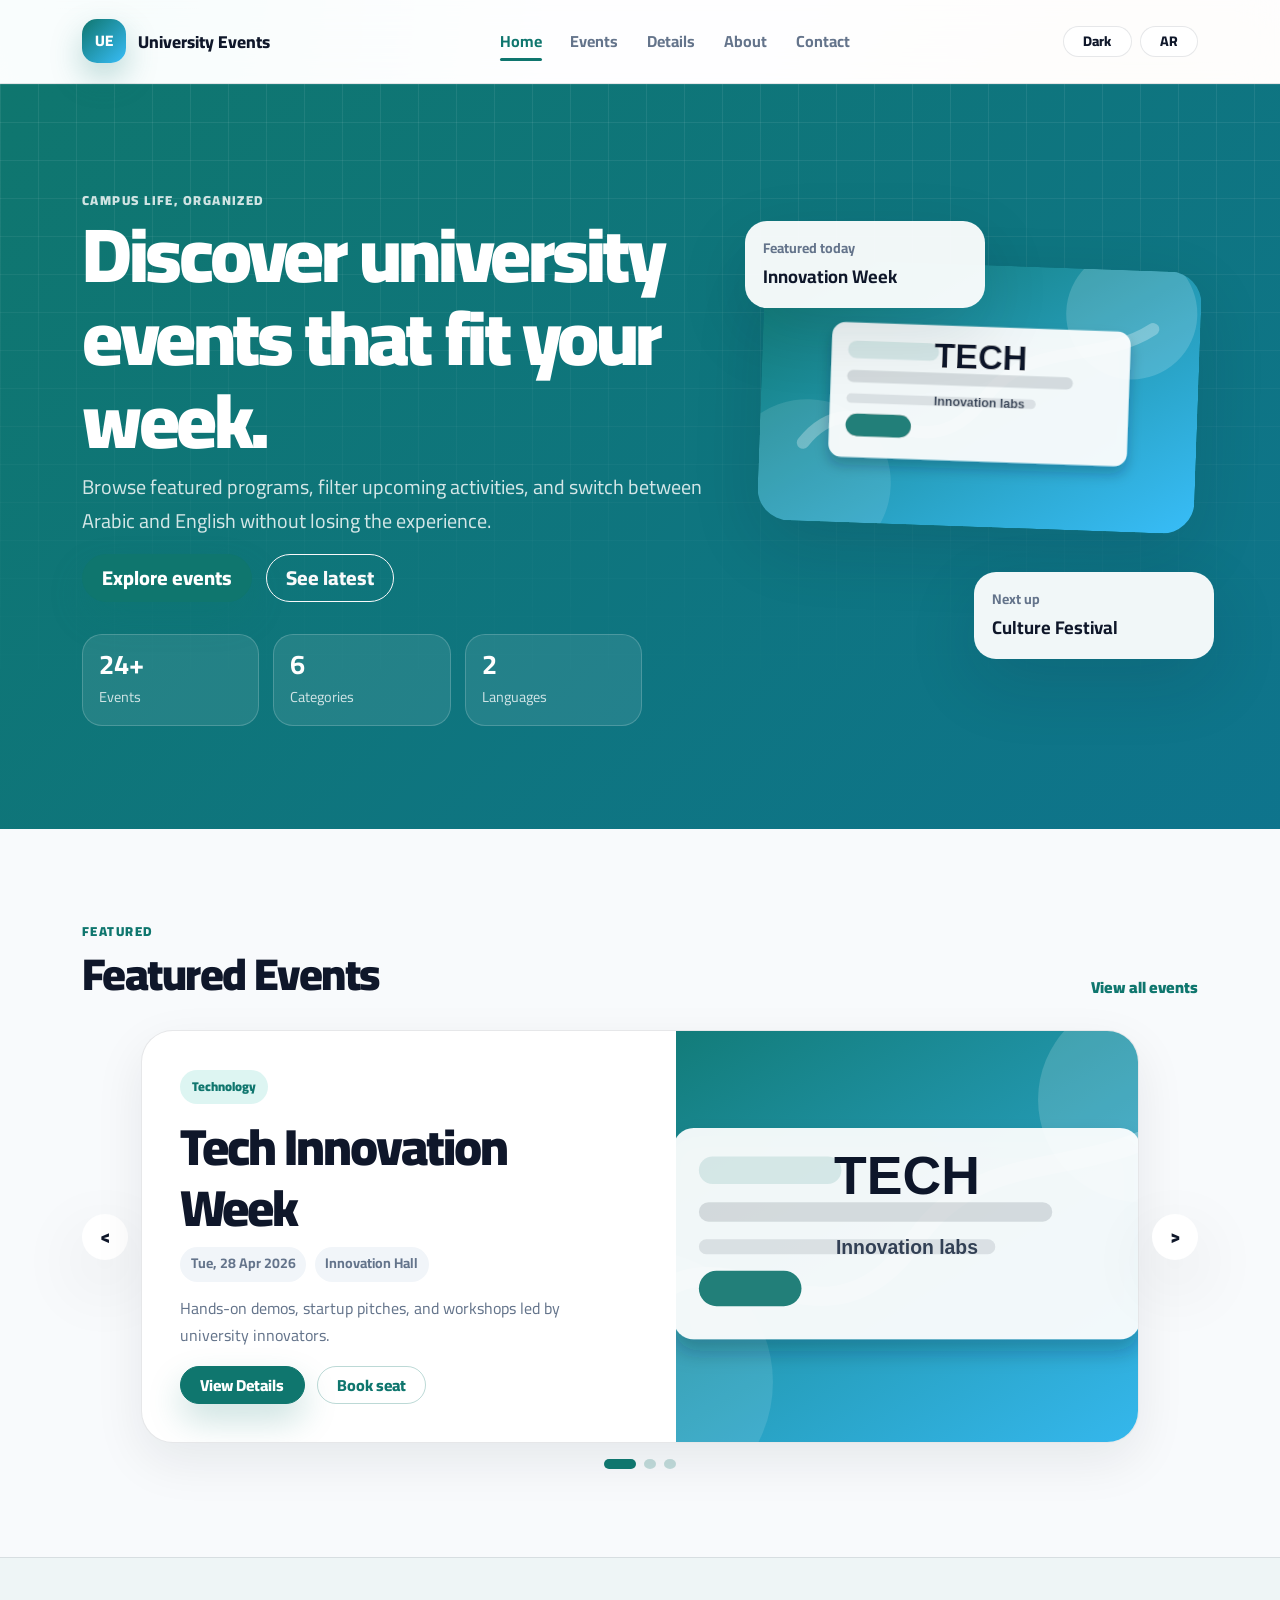
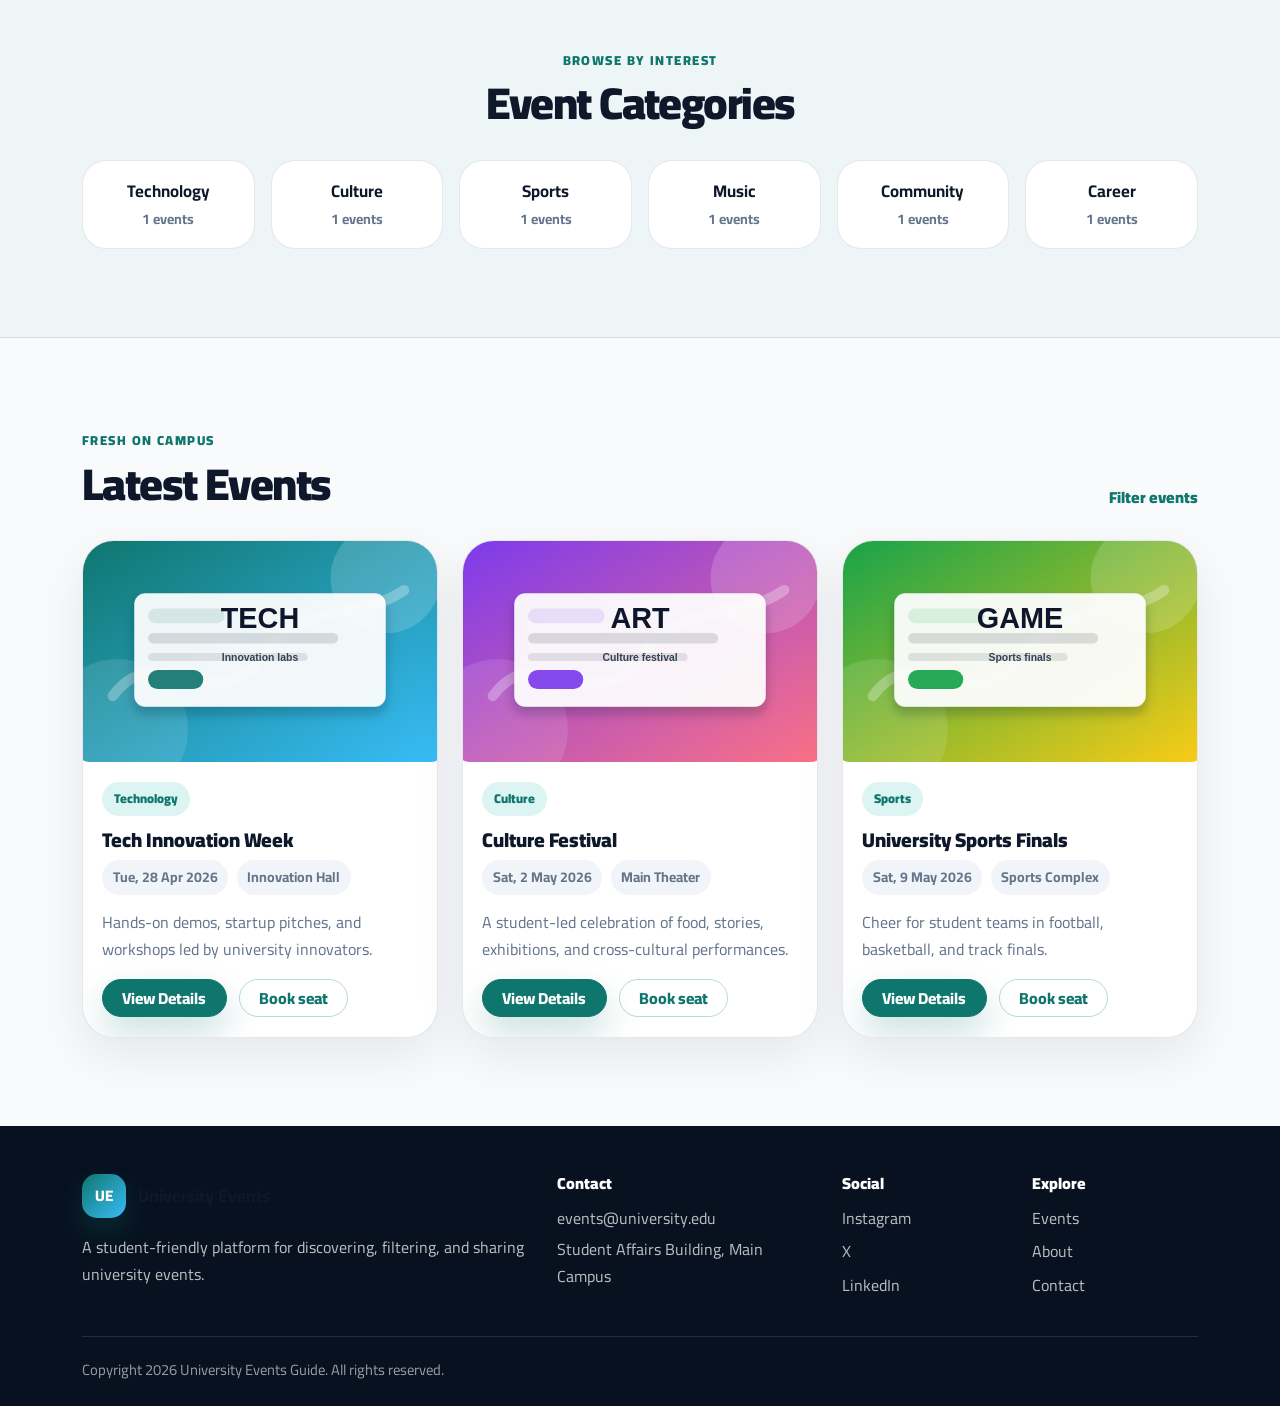
<file: index.html>
<!DOCTYPE html>
<html lang="en" dir="ltr">
<head>
  <meta charset="UTF-8">
  <meta name="viewport" content="width=device-width, initial-scale=1.0">
  <meta name="description" content="Virtual University Events Guide Website">
  <title>Home | University Events Guide</title>
  <link id="bootstrapStylesheet" href="https://cdn.jsdelivr.net/npm/bootstrap@5.3.3/dist/css/bootstrap.min.css" rel="stylesheet">
  <link rel="preconnect" href="https://fonts.googleapis.com">
  <link rel="preconnect" href="https://fonts.gstatic.com" crossorigin>
  <link href="https://fonts.googleapis.com/css2?family=Cairo:wght@400;500;600;700;800&family=Tajawal:wght@400;500;700;800&display=swap" rel="stylesheet">
  <link rel="stylesheet" href="assets/css/styles.css">
</head>
<body data-page="index">
  <header class="site-header sticky-top">
    <nav class="navbar navbar-expand-lg navbar-light" aria-label="Main navigation">
      <div class="container">
        <a class="navbar-brand brand-lockup" href="index.html">
          <span class="logo-mark">UE</span>
          <span class="brand-text" data-i18n="nav.brand">University Events</span>
        </a>
        <button class="navbar-toggler" type="button" data-bs-toggle="collapse" data-bs-target="#mainNavbar" aria-controls="mainNavbar" aria-expanded="false" aria-label="Toggle navigation">
          <span class="navbar-toggler-icon"></span>
        </button>
        <div class="collapse navbar-collapse" id="mainNavbar">
          <ul class="navbar-nav mx-auto mb-2 mb-lg-0">
            <li class="nav-item"><a class="nav-link" data-page-link="index" href="index.html" data-i18n="nav.home">Home</a></li>
            <li class="nav-item"><a class="nav-link" data-page-link="events" href="events.html" data-i18n="nav.events">Events</a></li>
            <li class="nav-item"><a class="nav-link" data-page-link="event" href="event.html" data-i18n="nav.details">Details</a></li>
            <li class="nav-item"><a class="nav-link" data-page-link="about" href="about.html" data-i18n="nav.about">About</a></li>
            <li class="nav-item"><a class="nav-link" data-page-link="contact" href="contact.html" data-i18n="nav.contact">Contact</a></li>
          </ul>
          <div class="nav-actions d-flex gap-2 align-items-center">
            <button class="btn btn-sm btn-ghost" type="button" data-action="toggle-theme" data-i18n="nav.theme">Dark</button>
            <button class="btn btn-sm btn-primary-soft" type="button" data-action="toggle-language" data-i18n="nav.language">AR</button>
          </div>
        </div>
      </div>
    </nav>
  </header>

  <main>
    <section class="hero-section home-hero">
      <div class="container">
        <div class="row align-items-center g-5">
          <div class="col-lg-7">
            <span class="eyebrow" data-i18n="home.eyebrow">Campus life, organized</span>
            <h1 class="display-4 hero-title" data-i18n="home.title">Discover university events that fit your week.</h1>
            <p class="hero-copy" data-i18n="home.subtitle">Browse featured programs, filter upcoming activities, and switch between Arabic and English without losing the experience.</p>
            <div class="hero-actions">
              <a class="btn btn-primary btn-lg" href="events.html" data-i18n="home.primaryCta">Explore events</a>
              <a class="btn btn-outline-light btn-lg" href="#latestEventsSection" data-i18n="home.secondaryCta">See latest</a>
            </div>
            <div class="hero-stats">
              <div><strong>24+</strong><span data-i18n="home.statEvents">Events</span></div>
              <div><strong>6</strong><span data-i18n="home.statCategories">Categories</span></div>
              <div><strong>2</strong><span data-i18n="home.statLanguages">Languages</span></div>
            </div>
          </div>
          <div class="col-lg-5">
            <div class="hero-card-stack">
              <div class="floating-card card-primary">
                <span data-i18n="home.floatOneLabel">Featured today</span>
                <strong data-i18n="home.floatOneTitle">Innovation Week</strong>
              </div>
              <div class="floating-card card-secondary">
                <span data-i18n="home.floatTwoLabel">Next up</span>
                <strong data-i18n="home.floatTwoTitle">Culture Festival</strong>
              </div>
              <img class="hero-visual" src="assets/img/event-tech.svg" alt="Featured university event illustration">
            </div>
          </div>
        </div>
      </div>
    </section>

    <section class="section-block" aria-labelledby="featuredTitle">
      <div class="container">
        <div class="section-heading">
          <div>
            <span class="eyebrow" data-i18n="home.featuredEyebrow">Featured</span>
            <h2 id="featuredTitle" data-i18n="home.featuredTitle">Featured Events</h2>
          </div>
          <a class="section-link" href="events.html" data-i18n="home.viewAll">View all events</a>
        </div>
        <div class="featured-shell">
          <button class="slider-button" type="button" data-slider="prev" aria-label="Previous event">&lt;</button>
          <div id="featuredSlider" class="featured-slider" aria-live="polite"></div>
          <button class="slider-button" type="button" data-slider="next" aria-label="Next event">&gt;</button>
        </div>
        <div id="featuredDots" class="slider-dots" aria-hidden="true"></div>
      </div>
    </section>

    <section class="section-block section-muted" aria-labelledby="categoriesTitle">
      <div class="container">
        <div class="section-heading centered">
          <div>
            <span class="eyebrow" data-i18n="home.categoriesEyebrow">Browse by interest</span>
            <h2 id="categoriesTitle" data-i18n="home.categoriesTitle">Event Categories</h2>
          </div>
        </div>
        <div id="categoryPills" class="category-pills"></div>
      </div>
    </section>

    <section id="latestEventsSection" class="section-block" aria-labelledby="latestTitle">
      <div class="container">
        <div class="section-heading">
          <div>
            <span class="eyebrow" data-i18n="home.latestEyebrow">Fresh on campus</span>
            <h2 id="latestTitle" data-i18n="home.latestTitle">Latest Events</h2>
          </div>
          <a class="section-link" href="events.html" data-i18n="home.filterEvents">Filter events</a>
        </div>
        <div id="latestEventsGrid" class="row g-4"></div>
      </div>
    </section>

  </main>

  <footer class="site-footer">
    <div class="container">
      <div class="row g-4 align-items-start">
        <div class="col-lg-5">
          <div class="brand-lockup footer-brand mb-3">
            <span class="logo-mark">UE</span>
            <span class="brand-text" data-i18n="nav.brand">University Events</span>
          </div>
          <p class="footer-text" data-i18n="footer.description">A student-friendly platform for discovering, filtering, and sharing university events.</p>
        </div>
        <div class="col-md-4 col-lg-3">
          <h2 class="footer-title" data-i18n="footer.contactTitle">Contact</h2>
          <p class="mb-1">events@university.edu</p>
          <p class="mb-0" data-i18n="footer.address">Student Affairs Building, Main Campus</p>
        </div>
        <div class="col-md-4 col-lg-2">
          <h2 class="footer-title" data-i18n="footer.linksTitle">Social</h2>
          <div class="footer-links">
            <a href="#">Instagram</a>
            <a href="#">X</a>
            <a href="#">LinkedIn</a>
          </div>
        </div>
        <div class="col-md-4 col-lg-2">
          <h2 class="footer-title" data-i18n="footer.quickTitle">Explore</h2>
          <div class="footer-links">
            <a href="events.html" data-i18n="nav.events">Events</a>
            <a href="about.html" data-i18n="nav.about">About</a>
            <a href="contact.html" data-i18n="nav.contact">Contact</a>
          </div>
        </div>
      </div>
      <div class="footer-bottom">
        <span data-i18n="footer.copyright">Copyright 2026 University Events Guide. All rights reserved.</span>
      </div>
    </div>
  </footer>

  <div class="modal fade" id="bookingModal" tabindex="-1" aria-labelledby="bookingModalTitle" aria-hidden="true">
    <div class="modal-dialog modal-dialog-centered">
      <div class="modal-content custom-modal">
        <div class="modal-header">
          <div>
            <p class="eyebrow mb-1" data-i18n="modal.eyebrow">UI booking demo</p>
            <h2 class="modal-title h5" id="bookingModalTitle" data-i18n="modal.title">Reserve your seat</h2>
          </div>
          <button type="button" class="btn-close" data-bs-dismiss="modal" aria-label="Close"></button>
        </div>
        <form id="bookingForm" novalidate>
          <div class="modal-body">
            <div id="bookingAlert" class="mb-3"></div>
            <div class="booking-event-preview mb-3" id="bookingEventPreview" data-i18n="modal.chooseEvent">Choose an event from the website.</div>
            <div class="mb-3">
              <label for="bookingName" class="form-label" data-i18n="forms.name">Name</label>
              <input class="form-control" id="bookingName" type="text" data-i18n-placeholder="forms.namePlaceholder" placeholder="Your name" required>
            </div>
            <div class="mb-3">
              <label for="bookingEmail" class="form-label" data-i18n="forms.email">Email</label>
              <input class="form-control" id="bookingEmail" type="email" data-i18n-placeholder="forms.emailPlaceholder" placeholder="name@example.com" required>
            </div>
          </div>
          <div class="modal-footer">
            <button type="button" class="btn btn-outline-secondary" data-bs-dismiss="modal" data-i18n="modal.cancel">Cancel</button>
            <button type="submit" class="btn btn-primary" data-i18n="modal.submit">Confirm reservation</button>
          </div>
        </form>
      </div>
    </div>
  </div>

  <button class="scroll-top" type="button" data-action="scroll-top" aria-label="Scroll to top">^</button>

  <script src="https://cdn.jsdelivr.net/npm/bootstrap@5.3.3/dist/js/bootstrap.bundle.min.js"></script>
  <script src="assets/js/main.js"></script>
</body>
</html>
</file>
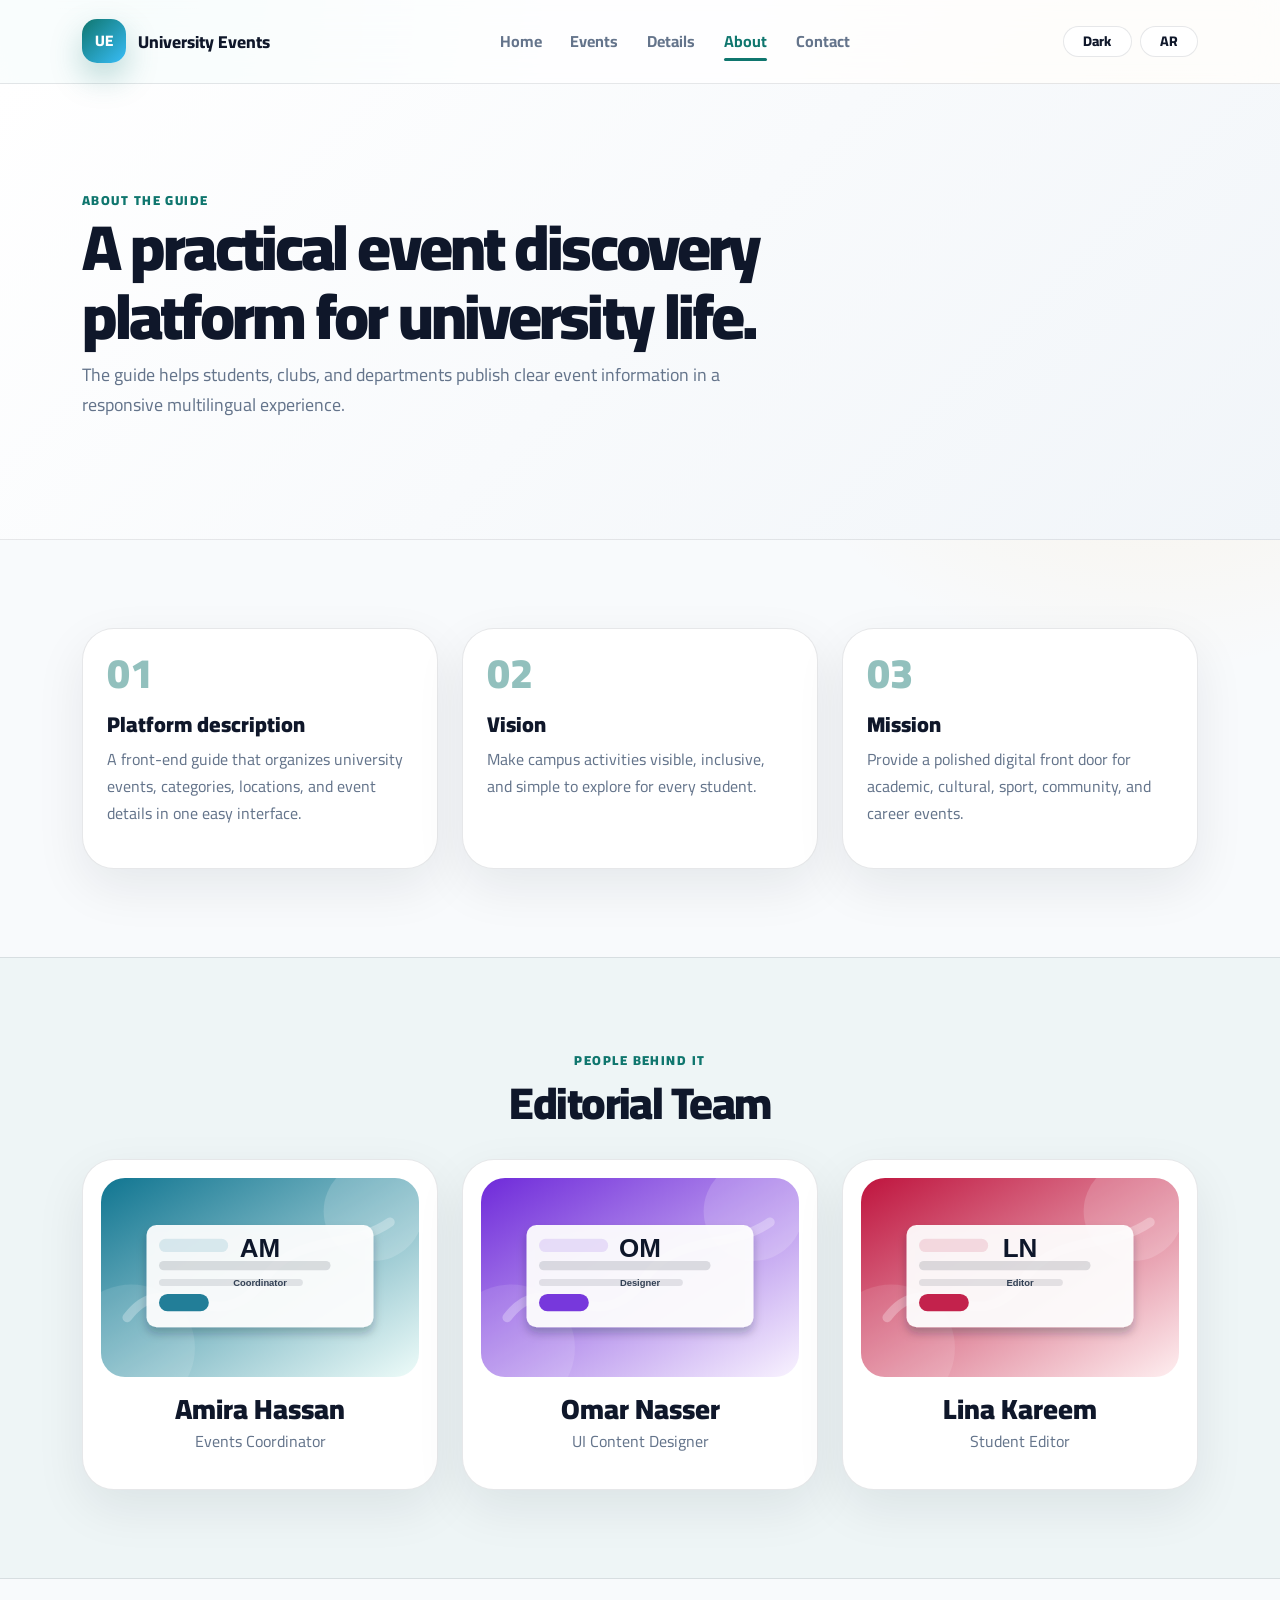
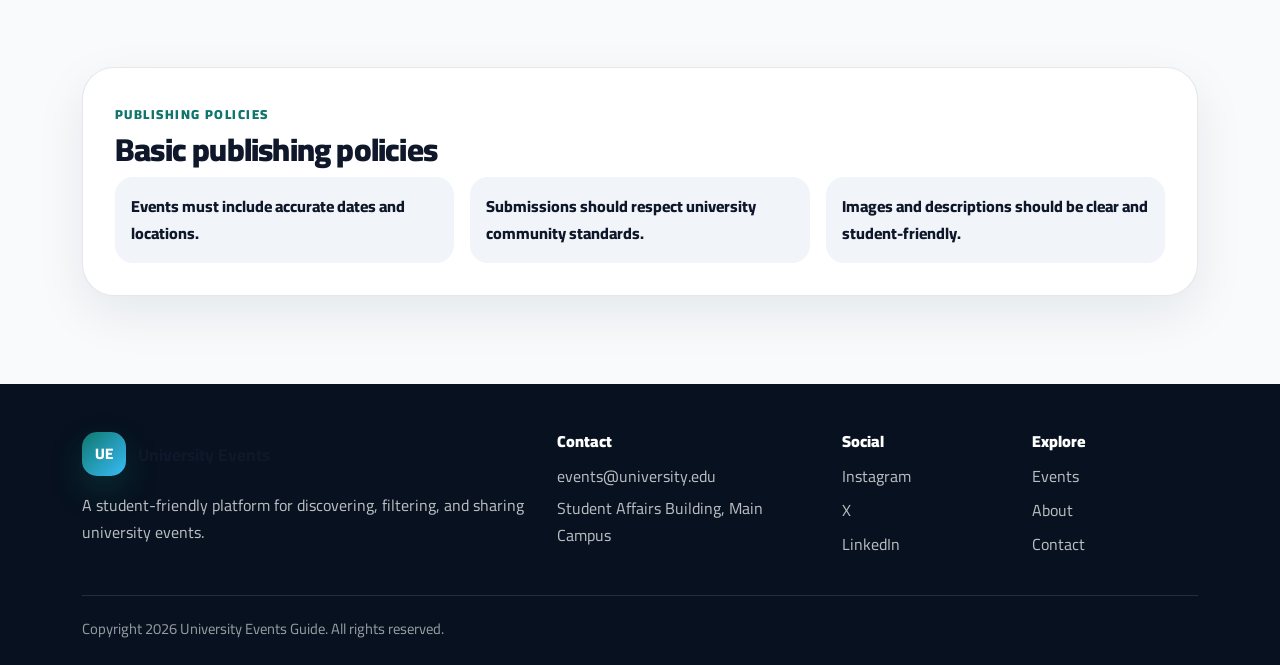
<file: about.html>
<!DOCTYPE html>
<html lang="en" dir="ltr">
<head>
  <meta charset="UTF-8">
  <meta name="viewport" content="width=device-width, initial-scale=1.0">
  <meta name="description" content="Virtual University Events Guide Website">
  <title>About | University Events Guide</title>
  <link id="bootstrapStylesheet" href="https://cdn.jsdelivr.net/npm/bootstrap@5.3.3/dist/css/bootstrap.min.css" rel="stylesheet">
  <link rel="preconnect" href="https://fonts.googleapis.com">
  <link rel="preconnect" href="https://fonts.gstatic.com" crossorigin>
  <link href="https://fonts.googleapis.com/css2?family=Cairo:wght@400;500;600;700;800&family=Tajawal:wght@400;500;700;800&display=swap" rel="stylesheet">
  <link rel="stylesheet" href="assets/css/styles.css">
</head>
<body data-page="about">
  <header class="site-header sticky-top">
    <nav class="navbar navbar-expand-lg navbar-light" aria-label="Main navigation">
      <div class="container">
        <a class="navbar-brand brand-lockup" href="index.html">
          <span class="logo-mark">UE</span>
          <span class="brand-text" data-i18n="nav.brand">University Events</span>
        </a>
        <button class="navbar-toggler" type="button" data-bs-toggle="collapse" data-bs-target="#mainNavbar" aria-controls="mainNavbar" aria-expanded="false" aria-label="Toggle navigation">
          <span class="navbar-toggler-icon"></span>
        </button>
        <div class="collapse navbar-collapse" id="mainNavbar">
          <ul class="navbar-nav mx-auto mb-2 mb-lg-0">
            <li class="nav-item"><a class="nav-link" data-page-link="index" href="index.html" data-i18n="nav.home">Home</a></li>
            <li class="nav-item"><a class="nav-link" data-page-link="events" href="events.html" data-i18n="nav.events">Events</a></li>
            <li class="nav-item"><a class="nav-link" data-page-link="event" href="event.html" data-i18n="nav.details">Details</a></li>
            <li class="nav-item"><a class="nav-link" data-page-link="about" href="about.html" data-i18n="nav.about">About</a></li>
            <li class="nav-item"><a class="nav-link" data-page-link="contact" href="contact.html" data-i18n="nav.contact">Contact</a></li>
          </ul>
          <div class="nav-actions d-flex gap-2 align-items-center">
            <button class="btn btn-sm btn-ghost" type="button" data-action="toggle-theme" data-i18n="nav.theme">Dark</button>
            <button class="btn btn-sm btn-primary-soft" type="button" data-action="toggle-language" data-i18n="nav.language">AR</button>
          </div>
        </div>
      </div>
    </nav>
  </header>

  <main>
    <section class="page-hero">
      <div class="container">
        <span class="eyebrow" data-i18n="about.eyebrow">About the guide</span>
        <h1 data-i18n="about.title">A practical event discovery platform for university life.</h1>
        <p data-i18n="about.subtitle">The guide helps students, clubs, and departments publish clear event information in a responsive multilingual experience.</p>
      </div>
    </section>

    <section class="section-block">
      <div class="container">
        <div class="row g-4">
          <div class="col-lg-4">
            <div class="value-card h-100">
              <span class="value-number">01</span>
              <h2 data-i18n="about.platformTitle">Platform description</h2>
              <p data-i18n="about.platformText">A front-end guide that organizes university events, categories, locations, and event details in one easy interface.</p>
            </div>
          </div>
          <div class="col-lg-4">
            <div class="value-card h-100">
              <span class="value-number">02</span>
              <h2 data-i18n="about.visionTitle">Vision</h2>
              <p data-i18n="about.visionText">Make campus activities visible, inclusive, and simple to explore for every student.</p>
            </div>
          </div>
          <div class="col-lg-4">
            <div class="value-card h-100">
              <span class="value-number">03</span>
              <h2 data-i18n="about.missionTitle">Mission</h2>
              <p data-i18n="about.missionText">Provide a polished digital front door for academic, cultural, sport, community, and career events.</p>
            </div>
          </div>
        </div>
      </div>
    </section>

    <section class="section-block section-muted">
      <div class="container">
        <div class="section-heading centered">
          <div>
            <span class="eyebrow" data-i18n="about.teamEyebrow">People behind it</span>
            <h2 data-i18n="about.teamTitle">Editorial Team</h2>
          </div>
        </div>
        <div class="row g-4">
          <div class="col-md-4">
            <article class="team-card">
              <img src="assets/img/team-amira.svg" alt="Team member Amira">
              <h3 data-i18n="team.amira.name">Amira Hassan</h3>
              <p data-i18n="team.amira.role">Events Coordinator</p>
            </article>
          </div>
          <div class="col-md-4">
            <article class="team-card">
              <img src="assets/img/team-omar.svg" alt="Team member Omar">
              <h3 data-i18n="team.omar.name">Omar Nasser</h3>
              <p data-i18n="team.omar.role">UI Content Designer</p>
            </article>
          </div>
          <div class="col-md-4">
            <article class="team-card">
              <img src="assets/img/team-lina.svg" alt="Team member Lina">
              <h3 data-i18n="team.lina.name">Lina Kareem</h3>
              <p data-i18n="team.lina.role">Student Editor</p>
            </article>
          </div>
        </div>
      </div>
    </section>

    <section class="section-block">
      <div class="container">
        <div class="content-panel policies-panel">
          <span class="eyebrow" data-i18n="about.policiesEyebrow">Publishing policies</span>
          <h2 data-i18n="about.policiesTitle">Basic publishing policies</h2>
          <div class="row g-3">
            <div class="col-md-4"><div class="policy-chip" data-i18n="about.policyOne">Events must include accurate dates and locations.</div></div>
            <div class="col-md-4"><div class="policy-chip" data-i18n="about.policyTwo">Submissions should respect university community standards.</div></div>
            <div class="col-md-4"><div class="policy-chip" data-i18n="about.policyThree">Images and descriptions should be clear and student-friendly.</div></div>
          </div>
        </div>
      </div>
    </section>

  </main>

  <footer class="site-footer">
    <div class="container">
      <div class="row g-4 align-items-start">
        <div class="col-lg-5">
          <div class="brand-lockup footer-brand mb-3">
            <span class="logo-mark">UE</span>
            <span class="brand-text" data-i18n="nav.brand">University Events</span>
          </div>
          <p class="footer-text" data-i18n="footer.description">A student-friendly platform for discovering, filtering, and sharing university events.</p>
        </div>
        <div class="col-md-4 col-lg-3">
          <h2 class="footer-title" data-i18n="footer.contactTitle">Contact</h2>
          <p class="mb-1">events@university.edu</p>
          <p class="mb-0" data-i18n="footer.address">Student Affairs Building, Main Campus</p>
        </div>
        <div class="col-md-4 col-lg-2">
          <h2 class="footer-title" data-i18n="footer.linksTitle">Social</h2>
          <div class="footer-links">
            <a href="#">Instagram</a>
            <a href="#">X</a>
            <a href="#">LinkedIn</a>
          </div>
        </div>
        <div class="col-md-4 col-lg-2">
          <h2 class="footer-title" data-i18n="footer.quickTitle">Explore</h2>
          <div class="footer-links">
            <a href="events.html" data-i18n="nav.events">Events</a>
            <a href="about.html" data-i18n="nav.about">About</a>
            <a href="contact.html" data-i18n="nav.contact">Contact</a>
          </div>
        </div>
      </div>
      <div class="footer-bottom">
        <span data-i18n="footer.copyright">Copyright 2026 University Events Guide. All rights reserved.</span>
      </div>
    </div>
  </footer>

  <div class="modal fade" id="bookingModal" tabindex="-1" aria-labelledby="bookingModalTitle" aria-hidden="true">
    <div class="modal-dialog modal-dialog-centered">
      <div class="modal-content custom-modal">
        <div class="modal-header">
          <div>
            <p class="eyebrow mb-1" data-i18n="modal.eyebrow">UI booking demo</p>
            <h2 class="modal-title h5" id="bookingModalTitle" data-i18n="modal.title">Reserve your seat</h2>
          </div>
          <button type="button" class="btn-close" data-bs-dismiss="modal" aria-label="Close"></button>
        </div>
        <form id="bookingForm" novalidate>
          <div class="modal-body">
            <div id="bookingAlert" class="mb-3"></div>
            <div class="booking-event-preview mb-3" id="bookingEventPreview" data-i18n="modal.chooseEvent">Choose an event from the website.</div>
            <div class="mb-3">
              <label for="bookingName" class="form-label" data-i18n="forms.name">Name</label>
              <input class="form-control" id="bookingName" type="text" data-i18n-placeholder="forms.namePlaceholder" placeholder="Your name" required>
            </div>
            <div class="mb-3">
              <label for="bookingEmail" class="form-label" data-i18n="forms.email">Email</label>
              <input class="form-control" id="bookingEmail" type="email" data-i18n-placeholder="forms.emailPlaceholder" placeholder="name@example.com" required>
            </div>
          </div>
          <div class="modal-footer">
            <button type="button" class="btn btn-outline-secondary" data-bs-dismiss="modal" data-i18n="modal.cancel">Cancel</button>
            <button type="submit" class="btn btn-primary" data-i18n="modal.submit">Confirm reservation</button>
          </div>
        </form>
      </div>
    </div>
  </div>

  <button class="scroll-top" type="button" data-action="scroll-top" aria-label="Scroll to top">^</button>

  <script src="https://cdn.jsdelivr.net/npm/bootstrap@5.3.3/dist/js/bootstrap.bundle.min.js"></script>
  <script src="assets/js/main.js"></script>
</body>
</html>
</file>
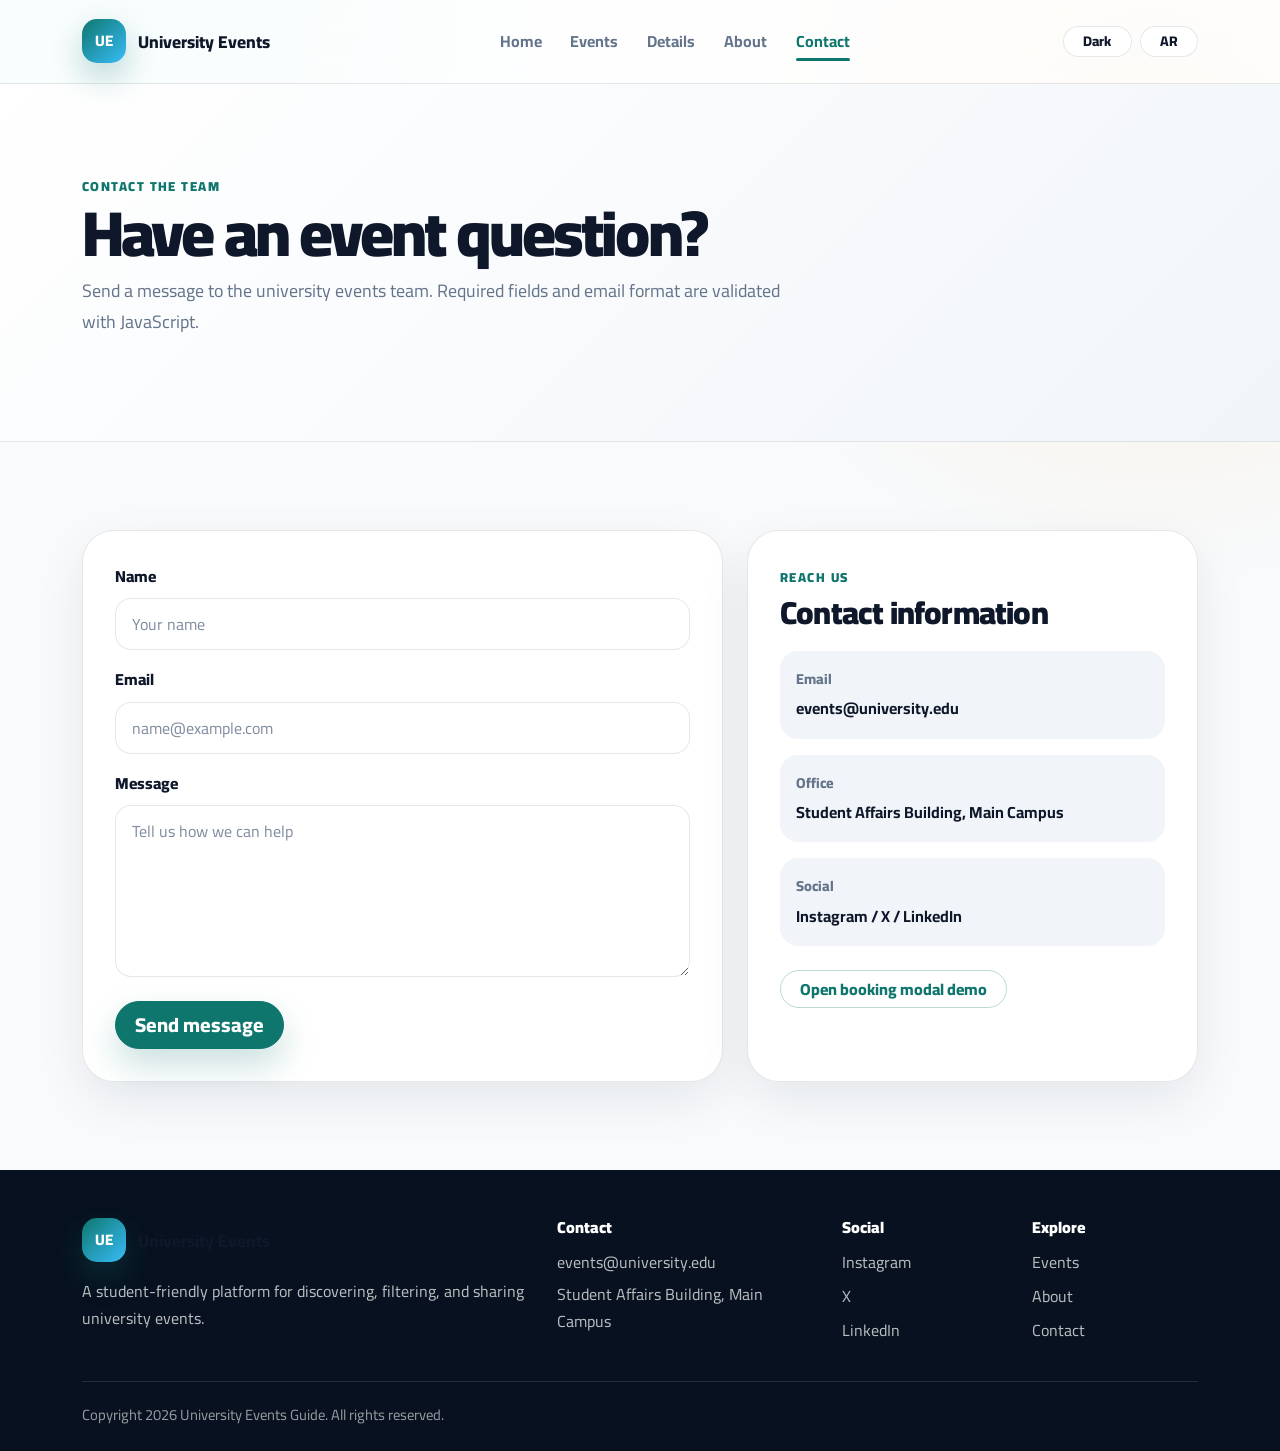
<file: contact.html>
<!DOCTYPE html>
<html lang="en" dir="ltr">
<head>
  <meta charset="UTF-8">
  <meta name="viewport" content="width=device-width, initial-scale=1.0">
  <meta name="description" content="Virtual University Events Guide Website">
  <title>Contact | University Events Guide</title>
  <link id="bootstrapStylesheet" href="https://cdn.jsdelivr.net/npm/bootstrap@5.3.3/dist/css/bootstrap.min.css" rel="stylesheet">
  <link rel="preconnect" href="https://fonts.googleapis.com">
  <link rel="preconnect" href="https://fonts.gstatic.com" crossorigin>
  <link href="https://fonts.googleapis.com/css2?family=Cairo:wght@400;500;600;700;800&family=Tajawal:wght@400;500;700;800&display=swap" rel="stylesheet">
  <link rel="stylesheet" href="assets/css/styles.css">
</head>
<body data-page="contact">
  <header class="site-header sticky-top">
    <nav class="navbar navbar-expand-lg navbar-light" aria-label="Main navigation">
      <div class="container">
        <a class="navbar-brand brand-lockup" href="index.html">
          <span class="logo-mark">UE</span>
          <span class="brand-text" data-i18n="nav.brand">University Events</span>
        </a>
        <button class="navbar-toggler" type="button" data-bs-toggle="collapse" data-bs-target="#mainNavbar" aria-controls="mainNavbar" aria-expanded="false" aria-label="Toggle navigation">
          <span class="navbar-toggler-icon"></span>
        </button>
        <div class="collapse navbar-collapse" id="mainNavbar">
          <ul class="navbar-nav mx-auto mb-2 mb-lg-0">
            <li class="nav-item"><a class="nav-link" data-page-link="index" href="index.html" data-i18n="nav.home">Home</a></li>
            <li class="nav-item"><a class="nav-link" data-page-link="events" href="events.html" data-i18n="nav.events">Events</a></li>
            <li class="nav-item"><a class="nav-link" data-page-link="event" href="event.html" data-i18n="nav.details">Details</a></li>
            <li class="nav-item"><a class="nav-link" data-page-link="about" href="about.html" data-i18n="nav.about">About</a></li>
            <li class="nav-item"><a class="nav-link" data-page-link="contact" href="contact.html" data-i18n="nav.contact">Contact</a></li>
          </ul>
          <div class="nav-actions d-flex gap-2 align-items-center">
            <button class="btn btn-sm btn-ghost" type="button" data-action="toggle-theme" data-i18n="nav.theme">Dark</button>
            <button class="btn btn-sm btn-primary-soft" type="button" data-action="toggle-language" data-i18n="nav.language">AR</button>
          </div>
        </div>
      </div>
    </nav>
  </header>

  <main>
    <section class="page-hero compact-hero">
      <div class="container">
        <span class="eyebrow" data-i18n="contact.eyebrow">Contact the team</span>
        <h1 data-i18n="contact.title">Have an event question?</h1>
        <p data-i18n="contact.subtitle">Send a message to the university events team. Required fields and email format are validated with JavaScript.</p>
      </div>
    </section>

    <section class="section-block">
      <div class="container">
        <div class="row g-4">
          <div class="col-lg-7">
            <div class="content-panel contact-form-panel">
              <div id="formAlert"></div>
              <form id="contactForm" novalidate>
                <div class="mb-3">
                  <label for="contactName" class="form-label" data-i18n="forms.name">Name</label>
                  <input class="form-control" id="contactName" name="name" type="text" data-i18n-placeholder="forms.namePlaceholder" placeholder="Your name" required>
                </div>
                <div class="mb-3">
                  <label for="contactEmail" class="form-label" data-i18n="forms.email">Email</label>
                  <input class="form-control" id="contactEmail" name="email" type="email" data-i18n-placeholder="forms.emailPlaceholder" placeholder="name@example.com" required>
                </div>
                <div class="mb-4">
                  <label for="contactMessage" class="form-label" data-i18n="forms.message">Message</label>
                  <textarea class="form-control" id="contactMessage" name="message" rows="6" data-i18n-placeholder="forms.messagePlaceholder" placeholder="Tell us how we can help" required></textarea>
                </div>
                <button class="btn btn-primary btn-lg" type="submit" data-i18n="forms.send">Send message</button>
              </form>
            </div>
          </div>
          <div class="col-lg-5">
            <div class="content-panel contact-info-panel h-100">
              <span class="eyebrow" data-i18n="contact.infoEyebrow">Reach us</span>
              <h2 data-i18n="contact.infoTitle">Contact information</h2>
              <div class="contact-list">
                <div><span data-i18n="forms.email">Email</span><strong>events@university.edu</strong></div>
                <div><span data-i18n="contact.office">Office</span><strong data-i18n="footer.address">Student Affairs Building, Main Campus</strong></div>
                <div><span data-i18n="footer.linksTitle">Social</span><strong>Instagram / X / LinkedIn</strong></div>
              </div>
              <button class="btn btn-outline-primary mt-4" type="button" data-book-event="general" data-i18n="contact.bookingDemo">Open booking modal demo</button>
            </div>
          </div>
        </div>
      </div>
    </section>

  </main>

  <footer class="site-footer">
    <div class="container">
      <div class="row g-4 align-items-start">
        <div class="col-lg-5">
          <div class="brand-lockup footer-brand mb-3">
            <span class="logo-mark">UE</span>
            <span class="brand-text" data-i18n="nav.brand">University Events</span>
          </div>
          <p class="footer-text" data-i18n="footer.description">A student-friendly platform for discovering, filtering, and sharing university events.</p>
        </div>
        <div class="col-md-4 col-lg-3">
          <h2 class="footer-title" data-i18n="footer.contactTitle">Contact</h2>
          <p class="mb-1">events@university.edu</p>
          <p class="mb-0" data-i18n="footer.address">Student Affairs Building, Main Campus</p>
        </div>
        <div class="col-md-4 col-lg-2">
          <h2 class="footer-title" data-i18n="footer.linksTitle">Social</h2>
          <div class="footer-links">
            <a href="#">Instagram</a>
            <a href="#">X</a>
            <a href="#">LinkedIn</a>
          </div>
        </div>
        <div class="col-md-4 col-lg-2">
          <h2 class="footer-title" data-i18n="footer.quickTitle">Explore</h2>
          <div class="footer-links">
            <a href="events.html" data-i18n="nav.events">Events</a>
            <a href="about.html" data-i18n="nav.about">About</a>
            <a href="contact.html" data-i18n="nav.contact">Contact</a>
          </div>
        </div>
      </div>
      <div class="footer-bottom">
        <span data-i18n="footer.copyright">Copyright 2026 University Events Guide. All rights reserved.</span>
      </div>
    </div>
  </footer>

  <div class="modal fade" id="bookingModal" tabindex="-1" aria-labelledby="bookingModalTitle" aria-hidden="true">
    <div class="modal-dialog modal-dialog-centered">
      <div class="modal-content custom-modal">
        <div class="modal-header">
          <div>
            <p class="eyebrow mb-1" data-i18n="modal.eyebrow">UI booking demo</p>
            <h2 class="modal-title h5" id="bookingModalTitle" data-i18n="modal.title">Reserve your seat</h2>
          </div>
          <button type="button" class="btn-close" data-bs-dismiss="modal" aria-label="Close"></button>
        </div>
        <form id="bookingForm" novalidate>
          <div class="modal-body">
            <div id="bookingAlert" class="mb-3"></div>
            <div class="booking-event-preview mb-3" id="bookingEventPreview" data-i18n="modal.chooseEvent">Choose an event from the website.</div>
            <div class="mb-3">
              <label for="bookingName" class="form-label" data-i18n="forms.name">Name</label>
              <input class="form-control" id="bookingName" type="text" data-i18n-placeholder="forms.namePlaceholder" placeholder="Your name" required>
            </div>
            <div class="mb-3">
              <label for="bookingEmail" class="form-label" data-i18n="forms.email">Email</label>
              <input class="form-control" id="bookingEmail" type="email" data-i18n-placeholder="forms.emailPlaceholder" placeholder="name@example.com" required>
            </div>
          </div>
          <div class="modal-footer">
            <button type="button" class="btn btn-outline-secondary" data-bs-dismiss="modal" data-i18n="modal.cancel">Cancel</button>
            <button type="submit" class="btn btn-primary" data-i18n="modal.submit">Confirm reservation</button>
          </div>
        </form>
      </div>
    </div>
  </div>

  <button class="scroll-top" type="button" data-action="scroll-top" aria-label="Scroll to top">^</button>

  <script src="https://cdn.jsdelivr.net/npm/bootstrap@5.3.3/dist/js/bootstrap.bundle.min.js"></script>
  <script src="assets/js/main.js"></script>
</body>
</html>
</file>
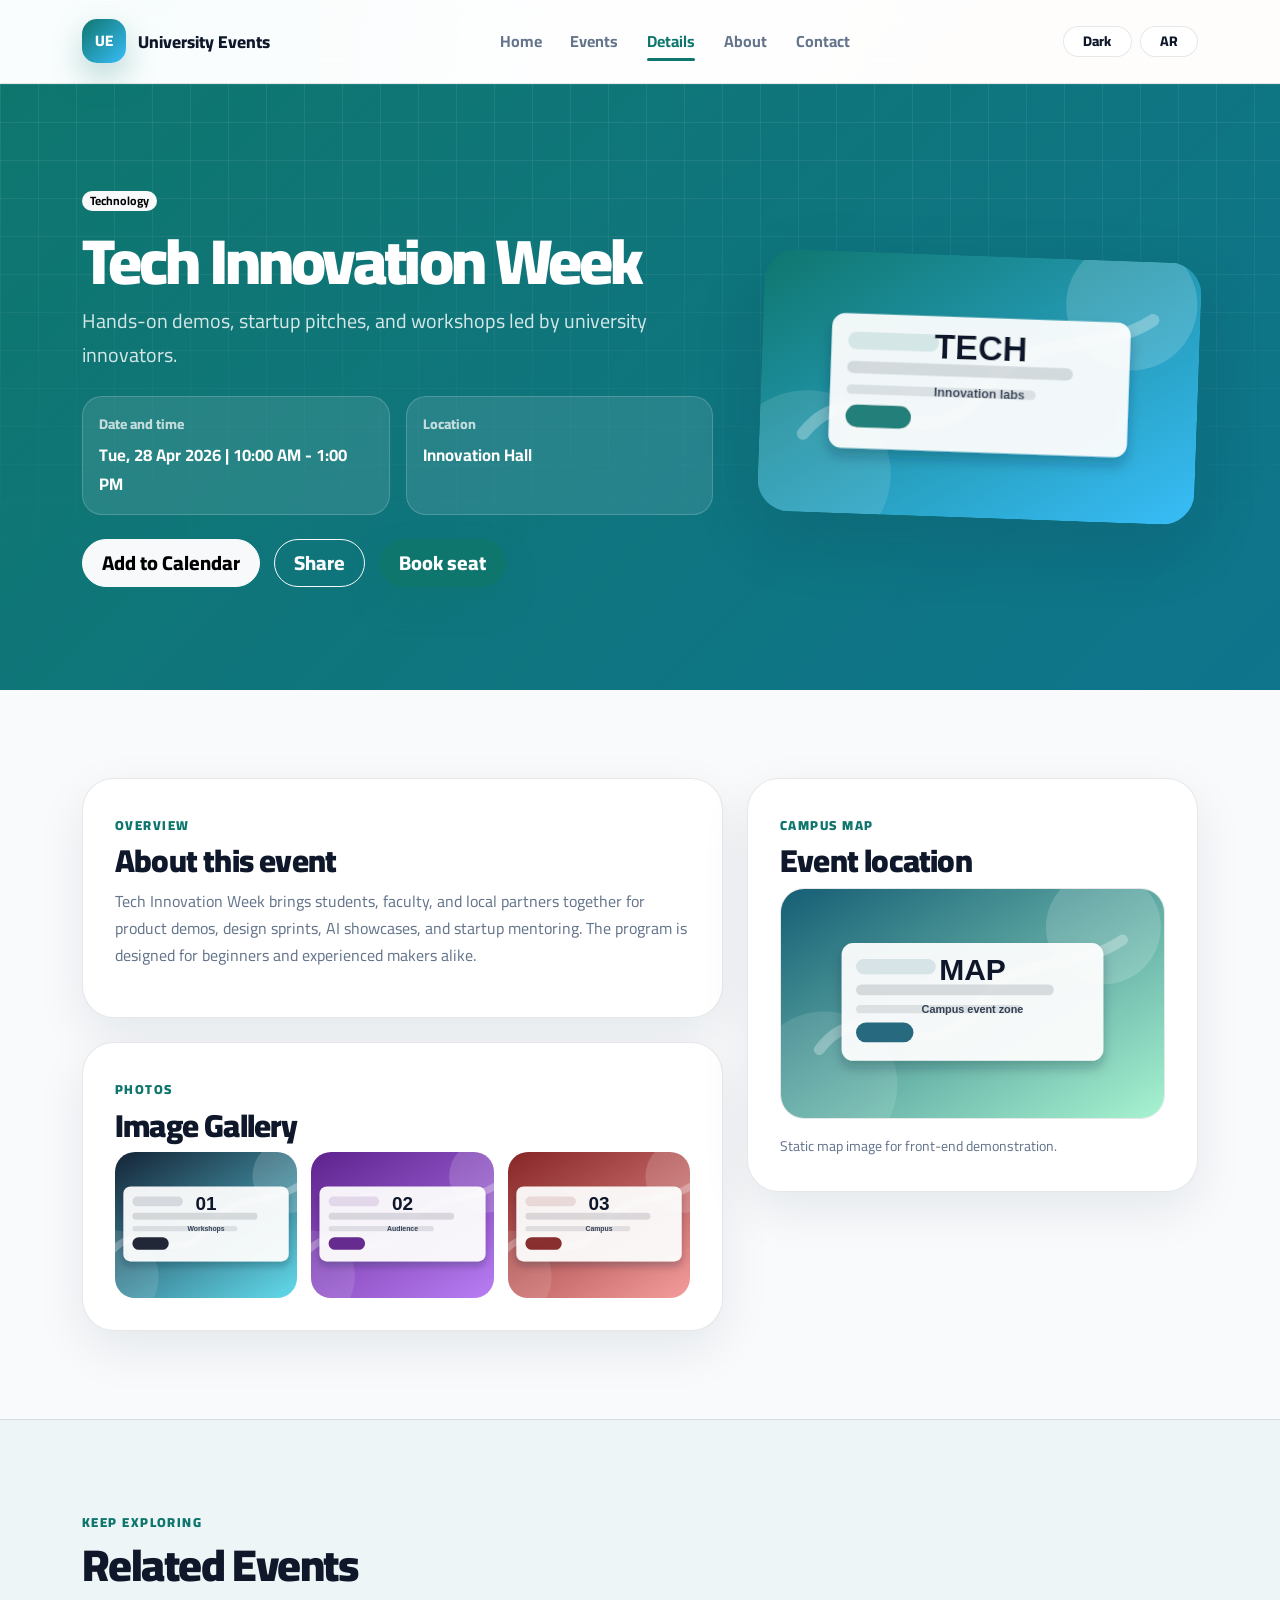
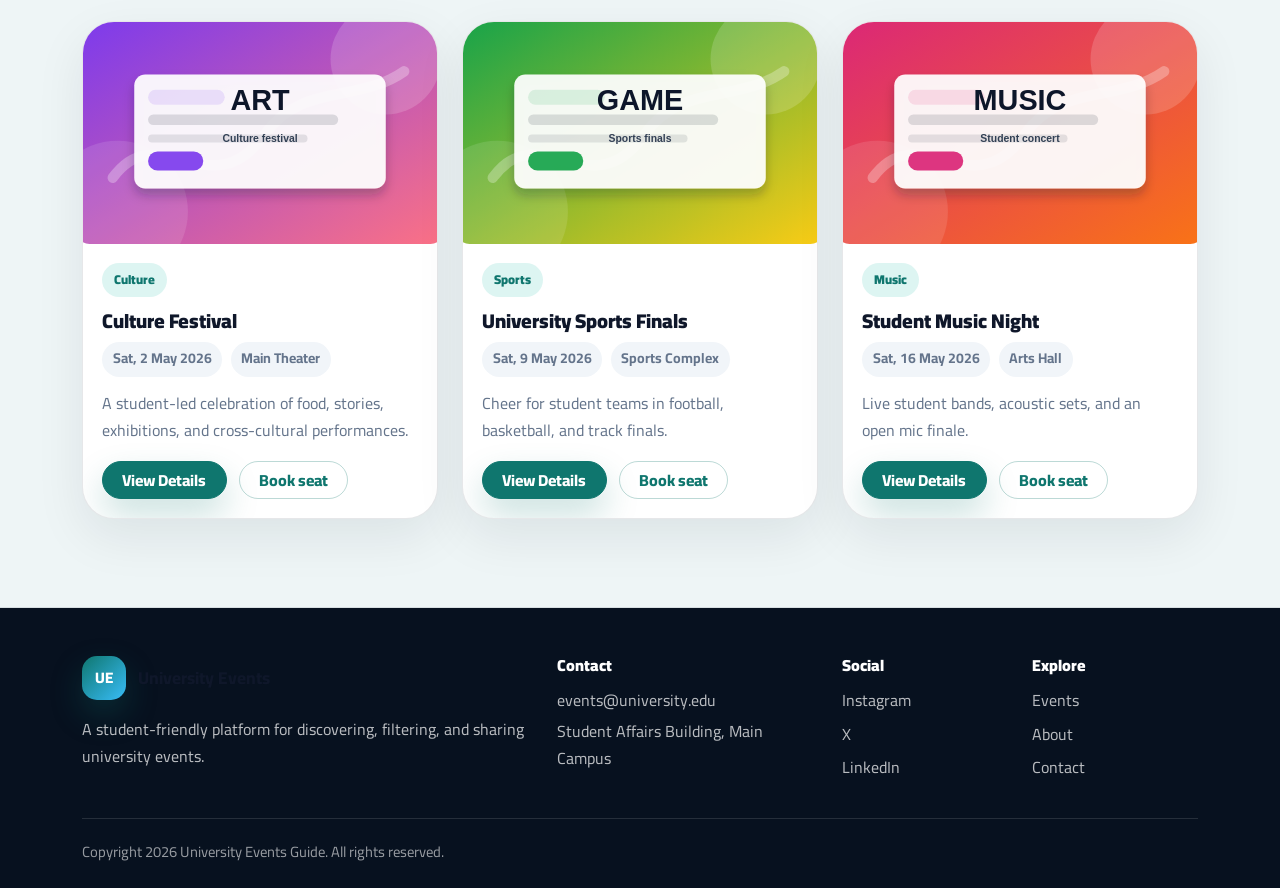
<file: event.html>
<!DOCTYPE html>
<html lang="en" dir="ltr">
<head>
  <meta charset="UTF-8">
  <meta name="viewport" content="width=device-width, initial-scale=1.0">
  <meta name="description" content="Virtual University Events Guide Website">
  <title>Event Details | University Events Guide</title>
  <link id="bootstrapStylesheet" href="https://cdn.jsdelivr.net/npm/bootstrap@5.3.3/dist/css/bootstrap.min.css" rel="stylesheet">
  <link rel="preconnect" href="https://fonts.googleapis.com">
  <link rel="preconnect" href="https://fonts.gstatic.com" crossorigin>
  <link href="https://fonts.googleapis.com/css2?family=Cairo:wght@400;500;600;700;800&family=Tajawal:wght@400;500;700;800&display=swap" rel="stylesheet">
  <link rel="stylesheet" href="assets/css/styles.css">
</head>
<body data-page="event">
  <header class="site-header sticky-top">
    <nav class="navbar navbar-expand-lg navbar-light" aria-label="Main navigation">
      <div class="container">
        <a class="navbar-brand brand-lockup" href="index.html">
          <span class="logo-mark">UE</span>
          <span class="brand-text" data-i18n="nav.brand">University Events</span>
        </a>
        <button class="navbar-toggler" type="button" data-bs-toggle="collapse" data-bs-target="#mainNavbar" aria-controls="mainNavbar" aria-expanded="false" aria-label="Toggle navigation">
          <span class="navbar-toggler-icon"></span>
        </button>
        <div class="collapse navbar-collapse" id="mainNavbar">
          <ul class="navbar-nav mx-auto mb-2 mb-lg-0">
            <li class="nav-item"><a class="nav-link" data-page-link="index" href="index.html" data-i18n="nav.home">Home</a></li>
            <li class="nav-item"><a class="nav-link" data-page-link="events" href="events.html" data-i18n="nav.events">Events</a></li>
            <li class="nav-item"><a class="nav-link" data-page-link="event" href="event.html" data-i18n="nav.details">Details</a></li>
            <li class="nav-item"><a class="nav-link" data-page-link="about" href="about.html" data-i18n="nav.about">About</a></li>
            <li class="nav-item"><a class="nav-link" data-page-link="contact" href="contact.html" data-i18n="nav.contact">Contact</a></li>
          </ul>
          <div class="nav-actions d-flex gap-2 align-items-center">
            <button class="btn btn-sm btn-ghost" type="button" data-action="toggle-theme" data-i18n="nav.theme">Dark</button>
            <button class="btn btn-sm btn-primary-soft" type="button" data-action="toggle-language" data-i18n="nav.language">AR</button>
          </div>
        </div>
      </div>
    </nav>
  </header>

  <main>
    <section class="event-detail-hero">
      <div class="container">
        <div class="row align-items-center g-5">
          <div class="col-lg-7">
            <span id="detailCategory" class="badge rounded-pill text-bg-light mb-3"></span>
            <h1 id="detailTitle">Event Details</h1>
            <p id="detailDescription" class="hero-copy"></p>
            <div class="detail-meta-grid">
              <div><span data-i18n="details.dateTime">Date and time</span><strong id="detailDateTime"></strong></div>
              <div><span data-i18n="details.location">Location</span><strong id="detailLocation"></strong></div>
            </div>
            <div class="hero-actions mt-4">
              <button class="btn btn-light btn-lg" type="button" id="calendarButton" data-i18n="details.addCalendar">Add to Calendar</button>
              <button class="btn btn-outline-light btn-lg" type="button" id="shareButton" data-i18n="details.share">Share</button>
              <button class="btn btn-primary btn-lg" type="button" data-book-event="current" data-i18n="common.bookSeat">Book seat</button>
            </div>
          </div>
          <div class="col-lg-5">
            <img id="detailImage" class="detail-hero-image" src="assets/img/event-tech.svg" alt="Event visual">
          </div>
        </div>
      </div>
    </section>

    <section class="section-block">
      <div class="container">
        <div class="row g-4">
          <div class="col-lg-7">
            <div class="content-panel">
              <span class="eyebrow" data-i18n="details.overviewEyebrow">Overview</span>
              <h2 data-i18n="details.aboutEvent">About this event</h2>
              <p id="detailFullText"></p>
            </div>
            <div class="content-panel mt-4">
              <span class="eyebrow" data-i18n="details.galleryEyebrow">Photos</span>
              <h2 data-i18n="details.galleryTitle">Image Gallery</h2>
              <div class="gallery-grid" id="galleryGrid"></div>
            </div>
          </div>
          <div class="col-lg-5">
            <div class="content-panel sticky-panel">
              <span class="eyebrow" data-i18n="details.mapEyebrow">Campus map</span>
              <h2 data-i18n="details.mapTitle">Event location</h2>
              <img class="map-image" src="assets/img/campus-map.svg" alt="Static campus map image">
              <p class="small text-muted mt-3 mb-0" data-i18n="details.mapNote">Static map image for front-end demonstration.</p>
            </div>
          </div>
        </div>
      </div>
    </section>

    <section class="section-block section-muted">
      <div class="container">
        <div class="section-heading">
          <div>
            <span class="eyebrow" data-i18n="details.relatedEyebrow">Keep exploring</span>
            <h2 data-i18n="details.relatedTitle">Related Events</h2>
          </div>
        </div>
        <div id="relatedEvents" class="row g-4"></div>
      </div>
    </section>

  </main>

  <footer class="site-footer">
    <div class="container">
      <div class="row g-4 align-items-start">
        <div class="col-lg-5">
          <div class="brand-lockup footer-brand mb-3">
            <span class="logo-mark">UE</span>
            <span class="brand-text" data-i18n="nav.brand">University Events</span>
          </div>
          <p class="footer-text" data-i18n="footer.description">A student-friendly platform for discovering, filtering, and sharing university events.</p>
        </div>
        <div class="col-md-4 col-lg-3">
          <h2 class="footer-title" data-i18n="footer.contactTitle">Contact</h2>
          <p class="mb-1">events@university.edu</p>
          <p class="mb-0" data-i18n="footer.address">Student Affairs Building, Main Campus</p>
        </div>
        <div class="col-md-4 col-lg-2">
          <h2 class="footer-title" data-i18n="footer.linksTitle">Social</h2>
          <div class="footer-links">
            <a href="#">Instagram</a>
            <a href="#">X</a>
            <a href="#">LinkedIn</a>
          </div>
        </div>
        <div class="col-md-4 col-lg-2">
          <h2 class="footer-title" data-i18n="footer.quickTitle">Explore</h2>
          <div class="footer-links">
            <a href="events.html" data-i18n="nav.events">Events</a>
            <a href="about.html" data-i18n="nav.about">About</a>
            <a href="contact.html" data-i18n="nav.contact">Contact</a>
          </div>
        </div>
      </div>
      <div class="footer-bottom">
        <span data-i18n="footer.copyright">Copyright 2026 University Events Guide. All rights reserved.</span>
      </div>
    </div>
  </footer>

  <div class="modal fade" id="bookingModal" tabindex="-1" aria-labelledby="bookingModalTitle" aria-hidden="true">
    <div class="modal-dialog modal-dialog-centered">
      <div class="modal-content custom-modal">
        <div class="modal-header">
          <div>
            <p class="eyebrow mb-1" data-i18n="modal.eyebrow">UI booking demo</p>
            <h2 class="modal-title h5" id="bookingModalTitle" data-i18n="modal.title">Reserve your seat</h2>
          </div>
          <button type="button" class="btn-close" data-bs-dismiss="modal" aria-label="Close"></button>
        </div>
        <form id="bookingForm" novalidate>
          <div class="modal-body">
            <div id="bookingAlert" class="mb-3"></div>
            <div class="booking-event-preview mb-3" id="bookingEventPreview" data-i18n="modal.chooseEvent">Choose an event from the website.</div>
            <div class="mb-3">
              <label for="bookingName" class="form-label" data-i18n="forms.name">Name</label>
              <input class="form-control" id="bookingName" type="text" data-i18n-placeholder="forms.namePlaceholder" placeholder="Your name" required>
            </div>
            <div class="mb-3">
              <label for="bookingEmail" class="form-label" data-i18n="forms.email">Email</label>
              <input class="form-control" id="bookingEmail" type="email" data-i18n-placeholder="forms.emailPlaceholder" placeholder="name@example.com" required>
            </div>
          </div>
          <div class="modal-footer">
            <button type="button" class="btn btn-outline-secondary" data-bs-dismiss="modal" data-i18n="modal.cancel">Cancel</button>
            <button type="submit" class="btn btn-primary" data-i18n="modal.submit">Confirm reservation</button>
          </div>
        </form>
      </div>
    </div>
  </div>

  <button class="scroll-top" type="button" data-action="scroll-top" aria-label="Scroll to top">^</button>

  <script src="https://cdn.jsdelivr.net/npm/bootstrap@5.3.3/dist/js/bootstrap.bundle.min.js"></script>
  <script src="assets/js/main.js"></script>
</body>
</html>
</file>
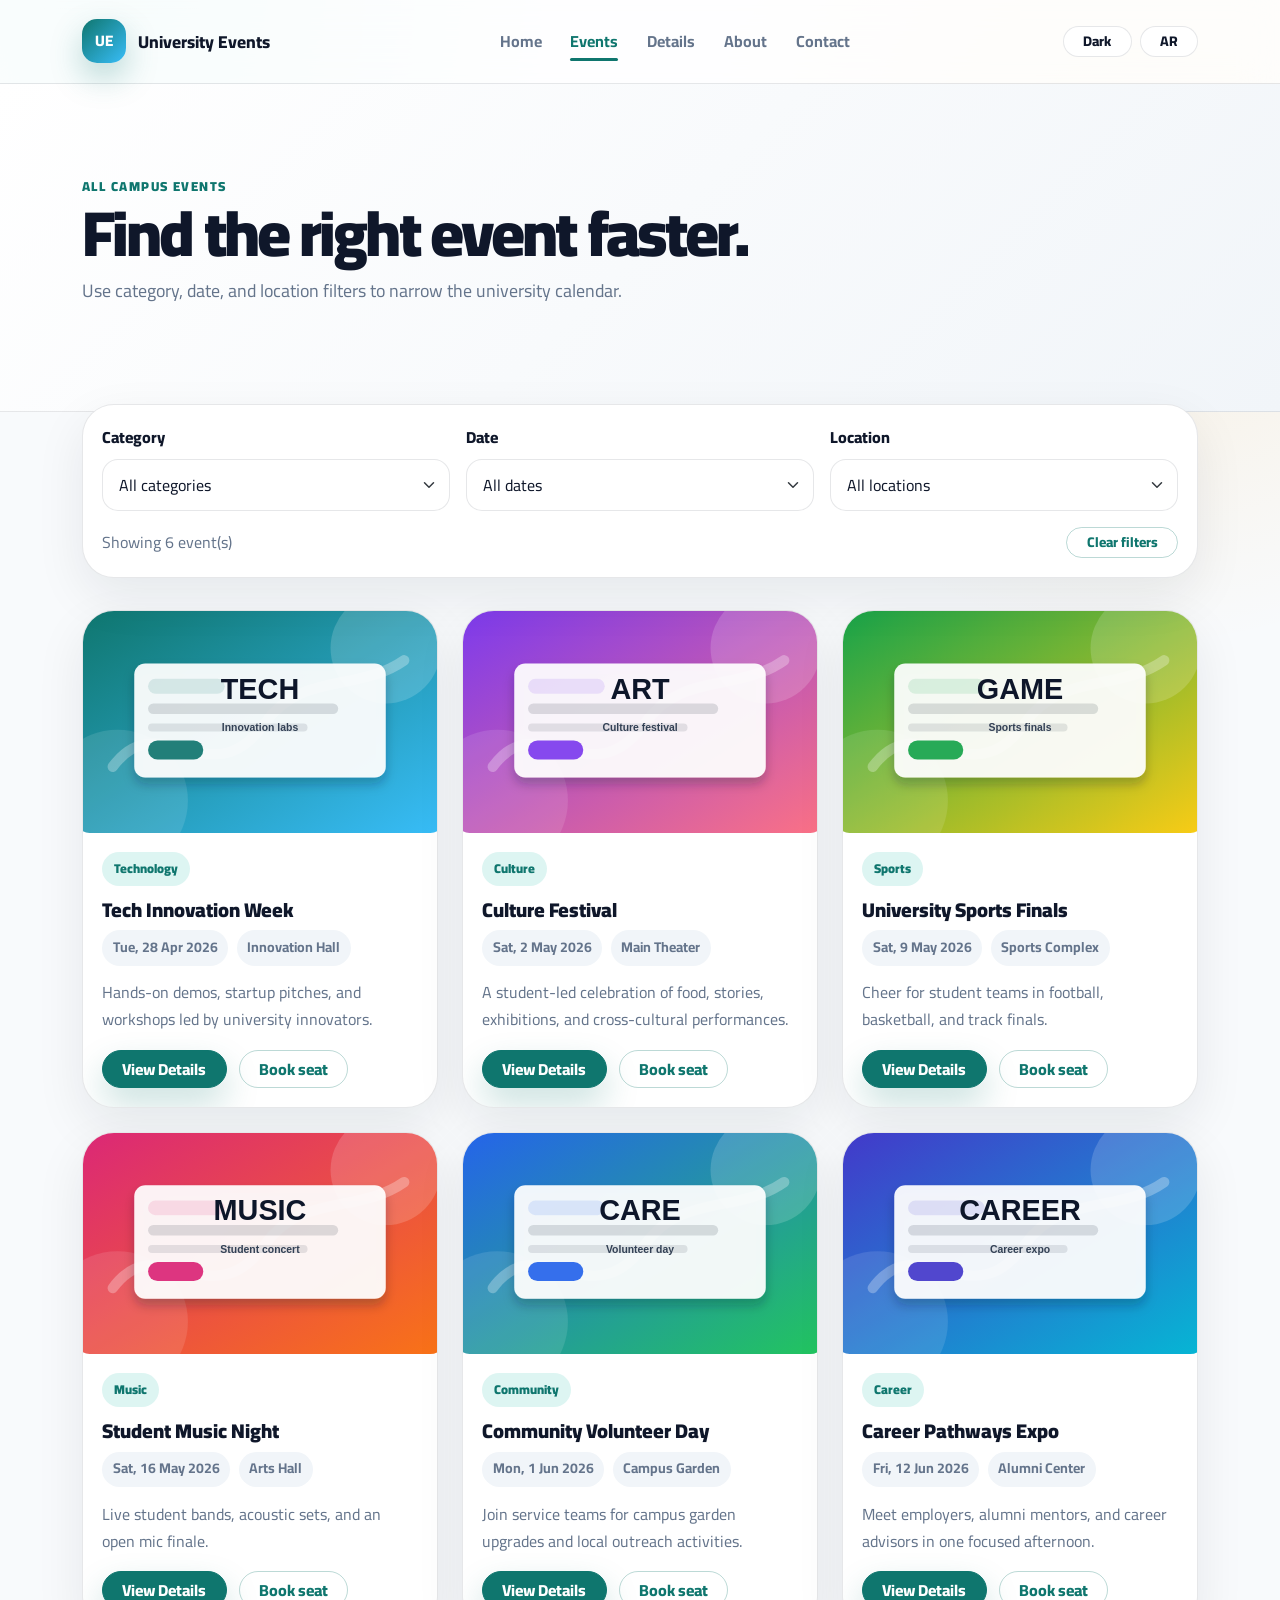
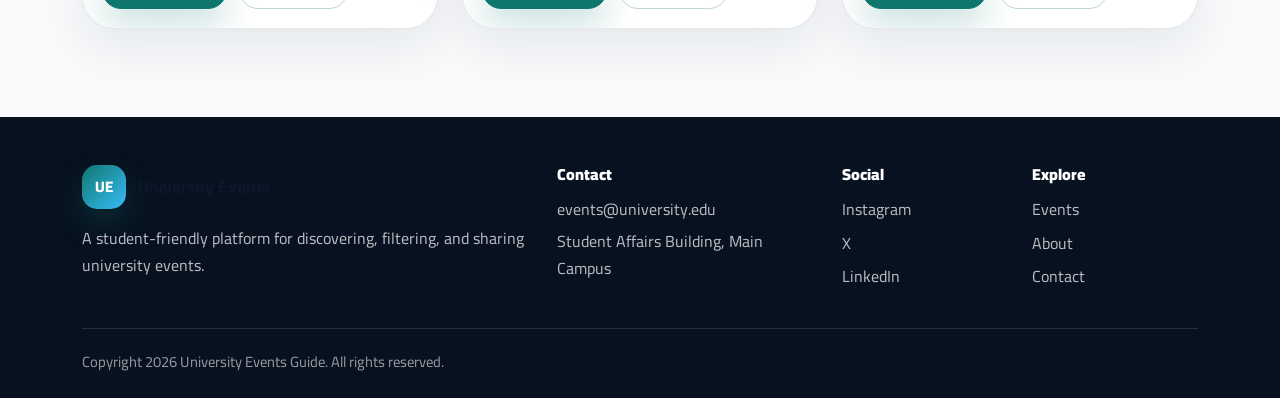
<file: events.html>
<!DOCTYPE html>
<html lang="en" dir="ltr">
<head>
  <meta charset="UTF-8">
  <meta name="viewport" content="width=device-width, initial-scale=1.0">
  <meta name="description" content="Virtual University Events Guide Website">
  <title>Events | University Events Guide</title>
  <link id="bootstrapStylesheet" href="https://cdn.jsdelivr.net/npm/bootstrap@5.3.3/dist/css/bootstrap.min.css" rel="stylesheet">
  <link rel="preconnect" href="https://fonts.googleapis.com">
  <link rel="preconnect" href="https://fonts.gstatic.com" crossorigin>
  <link href="https://fonts.googleapis.com/css2?family=Cairo:wght@400;500;600;700;800&family=Tajawal:wght@400;500;700;800&display=swap" rel="stylesheet">
  <link rel="stylesheet" href="assets/css/styles.css">
</head>
<body data-page="events">
  <header class="site-header sticky-top">
    <nav class="navbar navbar-expand-lg navbar-light" aria-label="Main navigation">
      <div class="container">
        <a class="navbar-brand brand-lockup" href="index.html">
          <span class="logo-mark">UE</span>
          <span class="brand-text" data-i18n="nav.brand">University Events</span>
        </a>
        <button class="navbar-toggler" type="button" data-bs-toggle="collapse" data-bs-target="#mainNavbar" aria-controls="mainNavbar" aria-expanded="false" aria-label="Toggle navigation">
          <span class="navbar-toggler-icon"></span>
        </button>
        <div class="collapse navbar-collapse" id="mainNavbar">
          <ul class="navbar-nav mx-auto mb-2 mb-lg-0">
            <li class="nav-item"><a class="nav-link" data-page-link="index" href="index.html" data-i18n="nav.home">Home</a></li>
            <li class="nav-item"><a class="nav-link" data-page-link="events" href="events.html" data-i18n="nav.events">Events</a></li>
            <li class="nav-item"><a class="nav-link" data-page-link="event" href="event.html" data-i18n="nav.details">Details</a></li>
            <li class="nav-item"><a class="nav-link" data-page-link="about" href="about.html" data-i18n="nav.about">About</a></li>
            <li class="nav-item"><a class="nav-link" data-page-link="contact" href="contact.html" data-i18n="nav.contact">Contact</a></li>
          </ul>
          <div class="nav-actions d-flex gap-2 align-items-center">
            <button class="btn btn-sm btn-ghost" type="button" data-action="toggle-theme" data-i18n="nav.theme">Dark</button>
            <button class="btn btn-sm btn-primary-soft" type="button" data-action="toggle-language" data-i18n="nav.language">AR</button>
          </div>
        </div>
      </div>
    </nav>
  </header>

  <main>
    <section class="page-hero compact-hero">
      <div class="container">
        <span class="eyebrow" data-i18n="events.eyebrow">All campus events</span>
        <h1 data-i18n="events.title">Find the right event faster.</h1>
        <p data-i18n="events.subtitle">Use category, date, and location filters to narrow the university calendar.</p>
      </div>
    </section>

    <section class="section-block pt-4">
      <div class="container">
        <div class="filter-panel">
          <div class="row g-3 align-items-end">
            <div class="col-md-4">
              <label class="form-label" for="categoryFilter" data-i18n="filters.category">Category</label>
              <select class="form-select" id="categoryFilter">
                <option value="all" data-i18n="filters.allCategories">All categories</option>
              </select>
            </div>
            <div class="col-md-4">
              <label class="form-label" for="dateFilter" data-i18n="filters.date">Date</label>
              <select class="form-select" id="dateFilter">
                <option value="all" data-i18n="filters.allDates">All dates</option>
              </select>
            </div>
            <div class="col-md-4">
              <label class="form-label" for="locationFilter" data-i18n="filters.location">Location</label>
              <select class="form-select" id="locationFilter">
                <option value="all" data-i18n="filters.allLocations">All locations</option>
              </select>
            </div>
          </div>
          <div class="filter-footer">
            <p id="filterSummary" class="mb-0 text-muted"></p>
            <button class="btn btn-outline-primary btn-sm" type="button" id="clearFilters" data-i18n="filters.clear">Clear filters</button>
          </div>
        </div>
        <div id="eventsGrid" class="row g-4 mt-2"></div>
        <div id="noEvents" class="empty-state d-none">
          <h2 data-i18n="events.emptyTitle">No events found</h2>
          <p data-i18n="events.emptyText">Try clearing one of the filters or selecting a different month.</p>
        </div>
      </div>
    </section>

  </main>

  <footer class="site-footer">
    <div class="container">
      <div class="row g-4 align-items-start">
        <div class="col-lg-5">
          <div class="brand-lockup footer-brand mb-3">
            <span class="logo-mark">UE</span>
            <span class="brand-text" data-i18n="nav.brand">University Events</span>
          </div>
          <p class="footer-text" data-i18n="footer.description">A student-friendly platform for discovering, filtering, and sharing university events.</p>
        </div>
        <div class="col-md-4 col-lg-3">
          <h2 class="footer-title" data-i18n="footer.contactTitle">Contact</h2>
          <p class="mb-1">events@university.edu</p>
          <p class="mb-0" data-i18n="footer.address">Student Affairs Building, Main Campus</p>
        </div>
        <div class="col-md-4 col-lg-2">
          <h2 class="footer-title" data-i18n="footer.linksTitle">Social</h2>
          <div class="footer-links">
            <a href="#">Instagram</a>
            <a href="#">X</a>
            <a href="#">LinkedIn</a>
          </div>
        </div>
        <div class="col-md-4 col-lg-2">
          <h2 class="footer-title" data-i18n="footer.quickTitle">Explore</h2>
          <div class="footer-links">
            <a href="events.html" data-i18n="nav.events">Events</a>
            <a href="about.html" data-i18n="nav.about">About</a>
            <a href="contact.html" data-i18n="nav.contact">Contact</a>
          </div>
        </div>
      </div>
      <div class="footer-bottom">
        <span data-i18n="footer.copyright">Copyright 2026 University Events Guide. All rights reserved.</span>
      </div>
    </div>
  </footer>

  <div class="modal fade" id="bookingModal" tabindex="-1" aria-labelledby="bookingModalTitle" aria-hidden="true">
    <div class="modal-dialog modal-dialog-centered">
      <div class="modal-content custom-modal">
        <div class="modal-header">
          <div>
            <p class="eyebrow mb-1" data-i18n="modal.eyebrow">UI booking demo</p>
            <h2 class="modal-title h5" id="bookingModalTitle" data-i18n="modal.title">Reserve your seat</h2>
          </div>
          <button type="button" class="btn-close" data-bs-dismiss="modal" aria-label="Close"></button>
        </div>
        <form id="bookingForm" novalidate>
          <div class="modal-body">
            <div id="bookingAlert" class="mb-3"></div>
            <div class="booking-event-preview mb-3" id="bookingEventPreview" data-i18n="modal.chooseEvent">Choose an event from the website.</div>
            <div class="mb-3">
              <label for="bookingName" class="form-label" data-i18n="forms.name">Name</label>
              <input class="form-control" id="bookingName" type="text" data-i18n-placeholder="forms.namePlaceholder" placeholder="Your name" required>
            </div>
            <div class="mb-3">
              <label for="bookingEmail" class="form-label" data-i18n="forms.email">Email</label>
              <input class="form-control" id="bookingEmail" type="email" data-i18n-placeholder="forms.emailPlaceholder" placeholder="name@example.com" required>
            </div>
          </div>
          <div class="modal-footer">
            <button type="button" class="btn btn-outline-secondary" data-bs-dismiss="modal" data-i18n="modal.cancel">Cancel</button>
            <button type="submit" class="btn btn-primary" data-i18n="modal.submit">Confirm reservation</button>
          </div>
        </form>
      </div>
    </div>
  </div>

  <button class="scroll-top" type="button" data-action="scroll-top" aria-label="Scroll to top">^</button>

  <script src="https://cdn.jsdelivr.net/npm/bootstrap@5.3.3/dist/js/bootstrap.bundle.min.js"></script>
  <script src="assets/js/main.js"></script>
</body>
</html>
</file>
<file: assets/css/styles.css>
/* Core theme variables, responsive layout, customized Bootstrap components, and RTL/LTR refinements. */
/* The design intentionally extends Bootstrap instead of relying on default component styling. */
:root {
  --bg: #f8fafc;
  --surface: #ffffff;
  --surface-strong: #f1f5f9;
  --text: #0f172a;
  --muted: #64748b;
  --line: rgba(15, 23, 42, .1);
  --primary: #0f766e;
  --primary-strong: #115e59;
  --primary-soft: rgba(20, 184, 166, .14);
  --accent: #f59e0b;
  --danger: #dc2626;
  --success: #16a34a;
  --shadow: 0 24px 70px rgba(15, 23, 42, .12);
  --radius-xl: 32px;
  --radius-lg: 22px;
  --radius-md: 16px;
}

[data-theme="dark"] {
  --bg: #07111f;
  --surface: #101b2d;
  --surface-strong: #132238;
  --text: #f8fafc;
  --muted: #b6c3d1;
  --line: rgba(255, 255, 255, .12);
  --primary: #2dd4bf;
  --primary-strong: #14b8a6;
  --primary-soft: rgba(45, 212, 191, .13);
  --shadow: 0 24px 70px rgba(0, 0, 0, .36);
}

* { box-sizing: border-box; }

html { scroll-behavior: smooth; }

body {
  min-height: 100vh;
  margin: 0;
  background:
    radial-gradient(circle at 10% 0%, rgba(20, 184, 166, .12), transparent 26rem),
    radial-gradient(circle at 90% 10%, rgba(245, 158, 11, .12), transparent 28rem),
    var(--bg);
  color: var(--text);
  font-family: "Cairo", "Tajawal", system-ui, -apple-system, BlinkMacSystemFont, "Segoe UI", sans-serif;
  line-height: 1.7;
}

img { max-width: 100%; display: block; }

a { color: inherit; text-decoration: none; }

p { color: var(--muted); }

.site-header {
  background: rgba(255, 255, 255, .78);
  backdrop-filter: blur(18px);
  border-bottom: 1px solid var(--line);
}

[data-theme="dark"] .site-header { background: rgba(7, 17, 31, .78); }

.navbar { padding-block: .9rem; }

.brand-lockup {
  display: inline-flex;
  align-items: center;
  gap: .75rem;
  font-weight: 800;
  color: var(--text);
}

.logo-mark {
  display: inline-grid;
  place-items: center;
  inline-size: 44px;
  block-size: 44px;
  border-radius: 15px;
  background: linear-gradient(135deg, var(--primary), #38bdf8);
  color: #fff;
  font-size: .95rem;
  letter-spacing: .03em;
  box-shadow: 0 14px 32px rgba(15, 118, 110, .28);
}

.brand-text { font-size: 1.08rem; }

.nav-link {
  position: relative;
  color: var(--muted);
  font-weight: 700;
  padding-inline: .9rem !important;
}

.nav-link:hover,
.nav-link.active { color: var(--primary) !important; }

.nav-link.active::after {
  content: "";
  position: absolute;
  inset-inline: .9rem;
  bottom: .15rem;
  height: 3px;
  border-radius: 999px;
  background: var(--primary);
}

.btn {
  border-radius: 999px;
  font-weight: 800;
  padding-inline: 1.2rem;
}

.btn-primary {
  --bs-btn-bg: var(--primary);
  --bs-btn-border-color: var(--primary);
  --bs-btn-hover-bg: var(--primary-strong);
  --bs-btn-hover-border-color: var(--primary-strong);
  box-shadow: 0 16px 34px rgba(15, 118, 110, .22);
}

.btn-outline-primary {
  --bs-btn-color: var(--primary);
  --bs-btn-border-color: rgba(15, 118, 110, .28);
  --bs-btn-hover-bg: var(--primary);
  --bs-btn-hover-border-color: var(--primary);
}

.btn-primary-soft,
.btn-ghost {
  border: 1px solid var(--line);
  background: var(--surface);
  color: var(--text);
}

.btn-primary-soft:hover,
.btn-ghost:hover { background: var(--primary-soft); color: var(--primary); }

.hero-section,
.page-hero,
.event-detail-hero {
  position: relative;
  overflow: hidden;
  padding-block: clamp(4.25rem, 8vw, 7rem);
}

.home-hero,
.event-detail-hero {
  background:
    linear-gradient(135deg, rgba(15, 118, 110, .98), rgba(14, 116, 144, .9)),
    var(--primary);
  color: #fff;
}

.home-hero::before,
.event-detail-hero::before {
  content: "";
  position: absolute;
  inset: 0;
  background-image:
    linear-gradient(rgba(255,255,255,.08) 1px, transparent 1px),
    linear-gradient(90deg, rgba(255,255,255,.08) 1px, transparent 1px);
  background-size: 38px 38px;
  mask-image: linear-gradient(to bottom, black, transparent 85%);
}

.home-hero .container,
.event-detail-hero .container { position: relative; z-index: 1; }

.page-hero {
  background: linear-gradient(135deg, var(--surface), var(--surface-strong));
  border-bottom: 1px solid var(--line);
}

.compact-hero { padding-block: clamp(3.5rem, 7vw, 5.5rem); }

.page-hero h1,
.event-detail-hero h1,
.hero-title {
  max-width: 850px;
  font-weight: 900;
  letter-spacing: -.045em;
  line-height: 1.08;
}

.page-hero h1 { font-size: clamp(2.3rem, 5vw, 4.5rem); }

.hero-title { font-size: clamp(2.5rem, 6vw, 5.5rem); }

.hero-copy {
  max-width: 680px;
  font-size: clamp(1.05rem, 2vw, 1.25rem);
  color: rgba(255,255,255,.82);
}

.page-hero p { max-width: 720px; font-size: 1.12rem; }

.eyebrow {
  display: inline-flex;
  align-items: center;
  gap: .5rem;
  color: var(--primary);
  font-size: .82rem;
  font-weight: 900;
  letter-spacing: .11em;
  text-transform: uppercase;
}

.home-hero .eyebrow,
.event-detail-hero .eyebrow { color: rgba(255, 255, 255, .8); }

.hero-actions {
  display: flex;
  flex-wrap: wrap;
  gap: .85rem;
  align-items: center;
}

.hero-stats {
  display: grid;
  grid-template-columns: repeat(3, minmax(0, 1fr));
  gap: .9rem;
  max-width: 560px;
  margin-top: 2rem;
}

.hero-stats div {
  padding: 1rem;
  border: 1px solid rgba(255,255,255,.18);
  border-radius: 20px;
  background: rgba(255,255,255,.09);
}

.hero-stats strong { display: block; font-size: 1.7rem; line-height: 1; }
.hero-stats span { display: block; color: rgba(255,255,255,.78); font-size: .9rem; margin-top: .4rem; }

.hero-card-stack { position: relative; min-height: 470px; }

.hero-visual {
  position: absolute;
  inset-block-start: 2.75rem;
  inset-inline: 0;
  width: 100%;
  border-radius: var(--radius-xl);
  box-shadow: var(--shadow);
  transform: rotate(2deg);
}

.floating-card {
  position: absolute;
  z-index: 2;
  width: min(240px, 70%);
  padding: 1rem 1.1rem;
  border-radius: 22px;
  background: rgba(255,255,255,.94);
  color: #0f172a;
  box-shadow: var(--shadow);
}

.floating-card span { display: block; color: #64748b; font-weight: 700; font-size: .88rem; }
.floating-card strong { display: block; font-size: 1.15rem; }
.card-primary { inset-block-start: 0; inset-inline-start: -1rem; }
.card-secondary { inset-block-end: 2rem; inset-inline-end: -1rem; }

.section-block { padding-block: clamp(3.25rem, 7vw, 5.5rem); }
.section-muted { background: rgba(15, 118, 110, .04); border-block: 1px solid var(--line); }

.section-heading {
  display: flex;
  justify-content: space-between;
  align-items: end;
  gap: 1.5rem;
  margin-bottom: 1.8rem;
}

.section-heading.centered { justify-content: center; text-align: center; }
.section-heading h2 { margin: .25rem 0 0; font-size: clamp(1.8rem, 3.5vw, 3rem); font-weight: 900; letter-spacing: -.035em; }
.section-link { color: var(--primary); font-weight: 900; }
.section-link:hover { text-decoration: underline; }

.featured-shell {
  display: grid;
  grid-template-columns: auto minmax(0, 1fr) auto;
  gap: .8rem;
  align-items: center;
}

.featured-slider {
  min-height: 360px;
  border-radius: var(--radius-xl);
}

.slider-button {
  inline-size: 46px;
  block-size: 46px;
  border: 0;
  border-radius: 50%;
  background: var(--surface);
  color: var(--text);
  box-shadow: var(--shadow);
  font-size: 1.2rem;
  font-weight: 900;
}

.slider-dots { display: flex; justify-content: center; gap: .5rem; margin-top: 1rem; }
.slider-dots button {
  inline-size: 10px;
  block-size: 10px;
  border-radius: 50%;
  border: 0;
  background: rgba(15, 118, 110, .24);
}
.slider-dots button.active { inline-size: 32px; border-radius: 999px; background: var(--primary); }

.event-card,
.slider-card,
.value-card,
.content-panel,
.team-card,
.filter-panel,
.empty-state {
  background: var(--surface);
  border: 1px solid var(--line);
  border-radius: var(--radius-xl);
  box-shadow: 0 18px 50px rgba(15, 23, 42, .08);
}

.event-card {
  height: 100%;
  overflow: hidden;
  transition: transform .22s ease, box-shadow .22s ease, border-color .22s ease;
}

.event-card:hover {
  transform: translateY(-6px);
  border-color: rgba(15, 118, 110, .32);
  box-shadow: var(--shadow);
}

.event-card .event-image { width: 100%; aspect-ratio: 16 / 10; object-fit: cover; }
.event-card-body { padding: 1.2rem; }
.event-card h3 { font-size: 1.25rem; font-weight: 900; margin-bottom: .55rem; }
.event-card p { margin-bottom: 1rem; }

.event-meta {
  display: flex;
  flex-wrap: wrap;
  gap: .55rem;
  margin-bottom: .85rem;
  color: var(--muted);
  font-size: .88rem;
  font-weight: 700;
}

.event-meta span {
  display: inline-flex;
  align-items: center;
  gap: .35rem;
  padding: .35rem .65rem;
  border-radius: 999px;
  background: var(--surface-strong);
}

.category-badge {
  display: inline-flex;
  width: fit-content;
  padding: .38rem .75rem;
  border-radius: 999px;
  background: var(--primary-soft);
  color: var(--primary);
  font-weight: 900;
  font-size: .8rem;
  margin-bottom: .75rem;
}

.slider-card {
  display: grid;
  grid-template-columns: minmax(0, 1.05fr) minmax(300px, .95fr);
  gap: 1.5rem;
  min-height: 360px;
  overflow: hidden;
}

.slider-card-content { padding: clamp(1.4rem, 4vw, 2.4rem); align-self: center; }
.slider-card-content h3 { font-size: clamp(1.8rem, 4vw, 3.2rem); font-weight: 900; letter-spacing: -.04em; }
.slider-card-media img { width: 100%; height: 100%; object-fit: cover; }

.card-actions { display: flex; flex-wrap: wrap; gap: .75rem; align-items: center; margin-top: 1rem; }

.category-pills {
  display: grid;
  grid-template-columns: repeat(6, minmax(0, 1fr));
  gap: 1rem;
}

.category-pill {
  border: 1px solid var(--line);
  border-radius: 24px;
  padding: 1rem;
  background: var(--surface);
  text-align: center;
  transition: transform .2s ease, background .2s ease;
}

.category-pill:hover { transform: translateY(-4px); background: var(--primary-soft); }
.category-pill strong { display: block; color: var(--text); font-size: 1.05rem; }
.category-pill span { color: var(--muted); font-weight: 700; font-size: .88rem; }

.filter-panel { padding: 1.2rem; margin-top: -2rem; position: relative; z-index: 2; }
.filter-footer { display: flex; justify-content: space-between; gap: 1rem; align-items: center; margin-top: 1rem; }
.form-label { color: var(--text); font-weight: 800; }
.form-control,
.form-select {
  border-radius: 16px;
  border-color: var(--line);
  background-color: var(--surface);
  color: var(--text);
  padding: .82rem 1rem;
}
.form-control:focus,
.form-select:focus { border-color: var(--primary); box-shadow: 0 0 0 .25rem var(--primary-soft); }

.empty-state { text-align: center; padding: 3rem 1rem; margin-top: 1.5rem; }
.empty-state h2 { font-weight: 900; }

.event-detail-hero h1 { font-size: clamp(2.25rem, 5vw, 4.6rem); }
.detail-hero-image { border-radius: var(--radius-xl); box-shadow: var(--shadow); transform: rotate(2deg); }
.detail-meta-grid {
  display: grid;
  grid-template-columns: repeat(2, minmax(0, 1fr));
  gap: 1rem;
  margin-top: 1.5rem;
  max-width: 680px;
}
.detail-meta-grid div {
  padding: 1rem;
  border: 1px solid rgba(255,255,255,.18);
  border-radius: 20px;
  background: rgba(255,255,255,.1);
}
.detail-meta-grid span { display: block; color: rgba(255,255,255,.72); font-size: .88rem; font-weight: 800; }
.detail-meta-grid strong { display: block; color: #fff; font-size: 1.05rem; margin-top: .25rem; }

.content-panel { padding: clamp(1.2rem, 3vw, 2rem); }
.content-panel h2 { font-weight: 900; letter-spacing: -.025em; margin-top: .2rem; }
.sticky-panel { position: sticky; top: 6.5rem; }
.map-image { border-radius: 24px; border: 1px solid var(--line); }
.gallery-grid { display: grid; grid-template-columns: repeat(3, minmax(0, 1fr)); gap: .9rem; }
.gallery-grid img { border-radius: 20px; aspect-ratio: 1 / .8; object-fit: cover; }

.value-card { padding: 1.5rem; }
.value-number { color: var(--primary); font-size: 2.6rem; font-weight: 900; line-height: 1; opacity: .45; }
.value-card h2 { font-size: 1.35rem; font-weight: 900; margin-top: 1rem; }
.team-card { padding: 1.1rem; text-align: center; height: 100%; }
.team-card img { border-radius: 24px; aspect-ratio: 16 / 10; object-fit: cover; margin-bottom: 1rem; }
.team-card h3 { font-weight: 900; margin-bottom: .1rem; }
.policy-chip { height: 100%; padding: 1rem; border-radius: 18px; background: var(--surface-strong); color: var(--text); font-weight: 800; }

.contact-list { display: grid; gap: 1rem; margin-top: 1.2rem; }
.contact-list div { padding: 1rem; border-radius: 18px; background: var(--surface-strong); }
.contact-list span { display: block; color: var(--muted); font-weight: 800; font-size: .9rem; }
.contact-list strong { display: block; color: var(--text); margin-top: .25rem; }

.alert { border: 0; border-radius: 18px; font-weight: 800; }
.alert-success { background: rgba(22, 163, 74, .12); color: var(--success); }
.alert-danger { background: rgba(220, 38, 38, .12); color: var(--danger); }

.site-footer { padding-block: 3rem 1.5rem; background: #07111f; color: #fff; }
.site-footer p, .site-footer a { color: rgba(255,255,255,.72); }
.footer-title { font-size: 1rem; font-weight: 900; color: #fff; margin-bottom: .75rem; }
.footer-links { display: grid; gap: .4rem; }
.footer-links a:hover { color: #fff; }
.footer-bottom { margin-top: 2rem; padding-top: 1.25rem; border-top: 1px solid rgba(255,255,255,.12); color: rgba(255,255,255,.58); font-size: .92rem; }

.custom-modal { border: 0; border-radius: 28px; overflow: hidden; background: var(--surface); color: var(--text); }
.booking-event-preview { padding: .9rem 1rem; border-radius: 18px; background: var(--primary-soft); color: var(--primary); font-weight: 900; }

.scroll-top {
  position: fixed;
  inset-inline-end: 1.25rem;
  inset-block-end: 1.25rem;
  z-index: 1000;
  inline-size: 46px;
  block-size: 46px;
  border: 0;
  border-radius: 50%;
  background: var(--primary);
  color: #fff;
  font-weight: 900;
  box-shadow: var(--shadow);
  opacity: 0;
  pointer-events: none;
  transform: translateY(12px);
  transition: opacity .2s ease, transform .2s ease;
}
.scroll-top.is-visible { opacity: 1; pointer-events: auto; transform: translateY(0); }

[dir="rtl"] body { text-align: right; }
[dir="rtl"] .nav-link.active::after { inset-inline: .9rem; }
[dir="rtl"] .hero-visual,
[dir="rtl"] .detail-hero-image { transform: rotate(-2deg); }
[dir="rtl"] .card-primary { inset-inline-start: auto; inset-inline-end: -1rem; }
[dir="rtl"] .card-secondary { inset-inline-end: auto; inset-inline-start: -1rem; }

@media (max-width: 991.98px) {
  .navbar-collapse { padding-top: 1rem; }
  .nav-link.active::after { display: none; }
  .hero-card-stack { min-height: auto; }
  .hero-visual { position: relative; inset: auto; margin-top: 2rem; }
  .floating-card { position: relative; inset: auto; display: inline-block; margin: .5rem; }
  .slider-card { grid-template-columns: 1fr; }
  .slider-card-media { min-height: 250px; }
  .category-pills { grid-template-columns: repeat(3, minmax(0, 1fr)); }
  .sticky-panel { position: static; }
}

@media (max-width: 767.98px) {
  .section-heading { align-items: flex-start; flex-direction: column; }
  .featured-shell { grid-template-columns: 1fr; }
  .slider-button { justify-self: center; }
  .category-pills { grid-template-columns: repeat(2, minmax(0, 1fr)); }
  .hero-stats,
  .detail-meta-grid { grid-template-columns: 1fr; }
  .filter-footer { align-items: flex-start; flex-direction: column; }
  .gallery-grid { grid-template-columns: 1fr; }
}

/* Audit refinements: stronger theme contrast, mobile controls, and accessible focus states. */
:root { color-scheme: light; }
[data-theme="dark"] { color-scheme: dark; }
body { overflow-x: hidden; }

.text-muted { color: var(--muted) !important; }
[data-theme="dark"] .modal-backdrop { --bs-backdrop-opacity: .72; }
[data-theme="dark"] .btn-close { filter: invert(1) grayscale(100%); }
[data-theme="dark"] .btn-outline-secondary {
  --bs-btn-color: var(--muted);
  --bs-btn-border-color: var(--line);
  --bs-btn-hover-color: var(--text);
  --bs-btn-hover-bg: var(--surface-strong);
  --bs-btn-hover-border-color: var(--line);
}

.form-control::placeholder,
textarea.form-control::placeholder { color: color-mix(in srgb, var(--muted) 82%, transparent); opacity: 1; }
.form-select option { background: var(--surface); color: var(--text); }

.navbar-toggler {
  border-color: var(--line);
  border-radius: 14px;
  padding: .55rem .7rem;
}
.navbar-toggler:focus { box-shadow: 0 0 0 .22rem var(--primary-soft); }
[data-theme="dark"] .navbar-toggler-icon { filter: invert(1) grayscale(100%); }

.event-card { display: flex; flex-direction: column; }
.event-card-body { flex: 1; display: flex; flex-direction: column; }
.event-card-body p { flex: 1; }
.card-actions { margin-top: auto; }

.slider-button,
.category-pill,
.event-card,
.btn,
.form-control,
.form-select { outline: none; }

a:focus-visible,
button:focus-visible,
input:focus-visible,
select:focus-visible,
textarea:focus-visible {
  outline: 3px solid color-mix(in srgb, var(--primary) 50%, transparent);
  outline-offset: 3px;
}

@media (max-width: 991.98px) {
  .nav-actions {
    padding-top: .75rem;
    justify-content: flex-start;
  }
  .navbar-nav { gap: .15rem; }
}

@media (max-width: 767.98px) {
  .featured-shell {
    grid-template-columns: repeat(2, auto);
    justify-content: center;
  }
  .featured-slider {
    grid-column: 1 / -1;
    order: -1;
    width: 100%;
  }
  .card-actions .btn { flex: 1 1 100%; }
  .page-hero,
  .event-detail-hero,
  .home-hero { text-align: initial; }
}

@media (max-width: 575.98px) {
  .logo-mark {
    inline-size: 38px;
    block-size: 38px;
    border-radius: 13px;
  }
  .brand-text { font-size: 1rem; }
  .category-pills { grid-template-columns: 1fr; }
  .slider-card-content { padding: 1.1rem; }
  .event-card-body { padding: 1rem; }
  .hero-actions .btn { width: 100%; }
  .hero-stats div { padding: .85rem; }
}

@media (prefers-reduced-motion: reduce) {
  *, *::before, *::after {
    scroll-behavior: auto !important;
    transition-duration: .01ms !important;
    animation-duration: .01ms !important;
    animation-iteration-count: 1 !important;
  }
}
</file>
